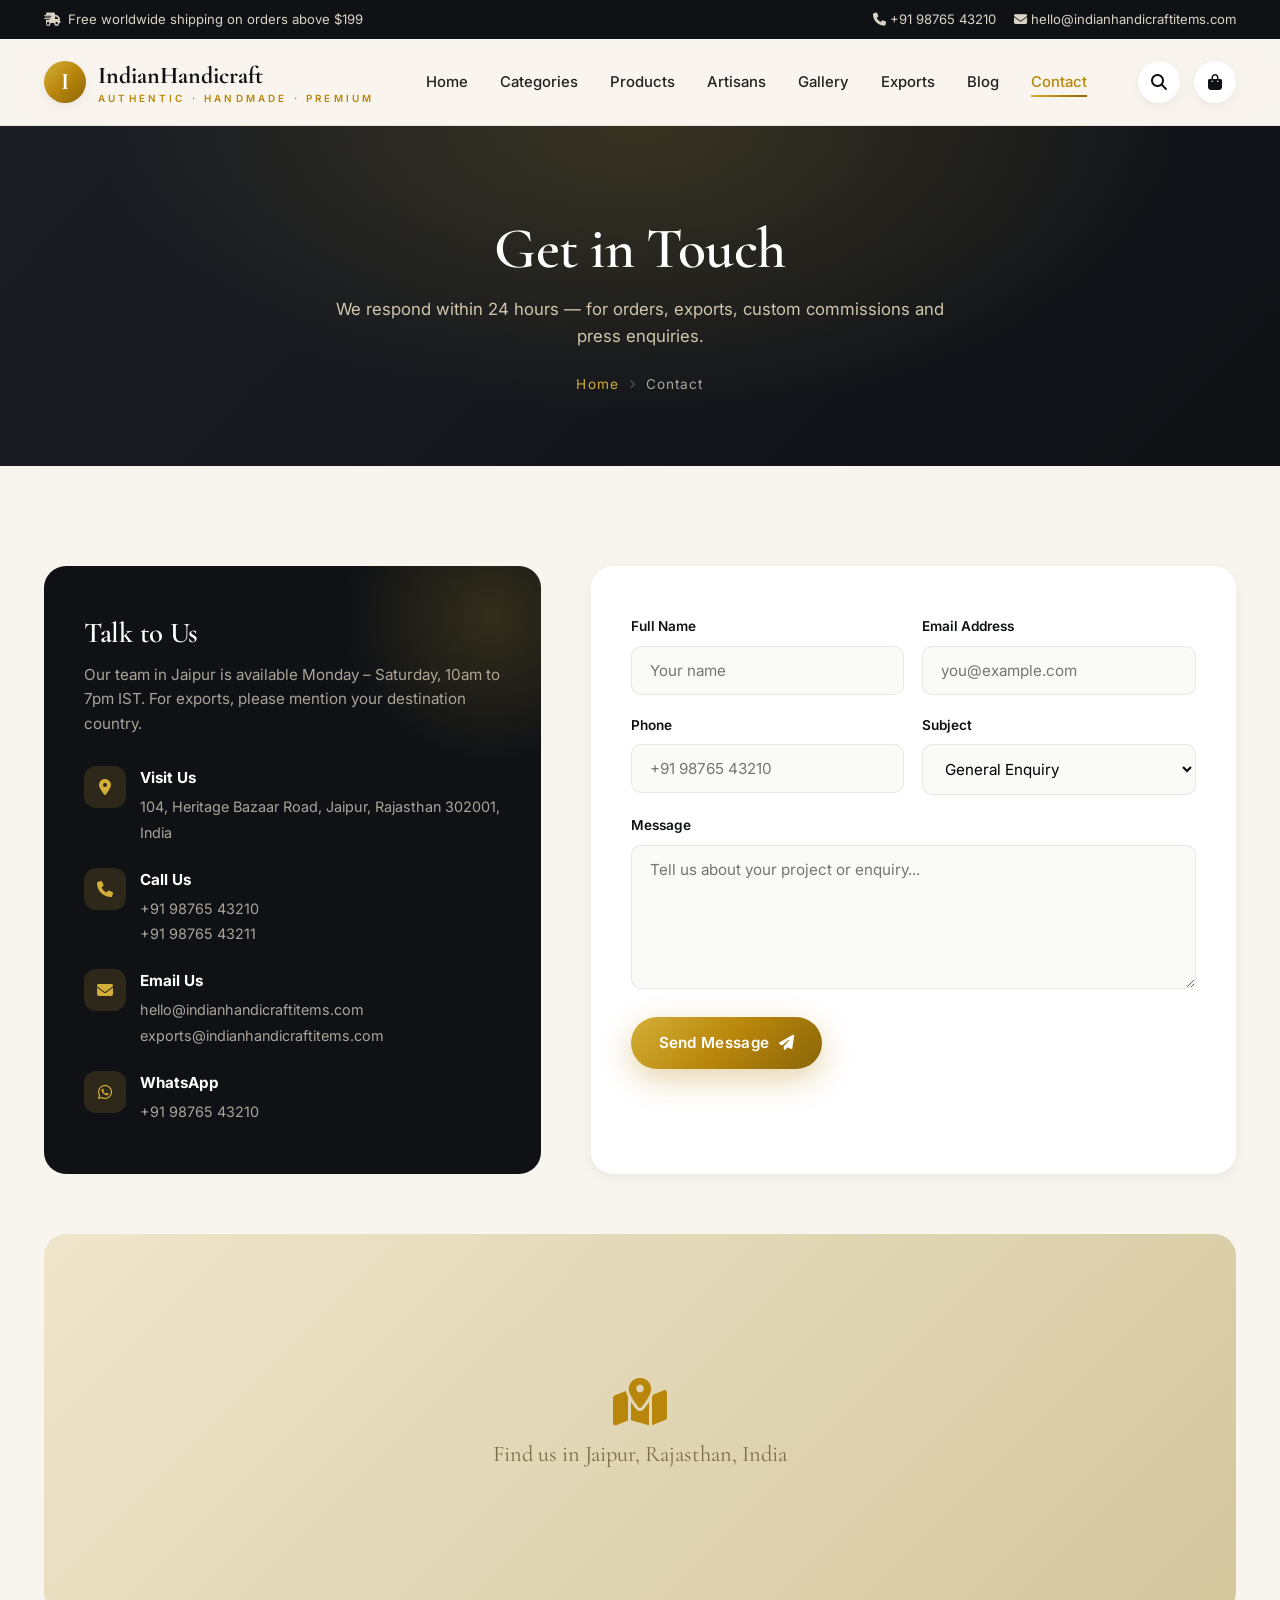
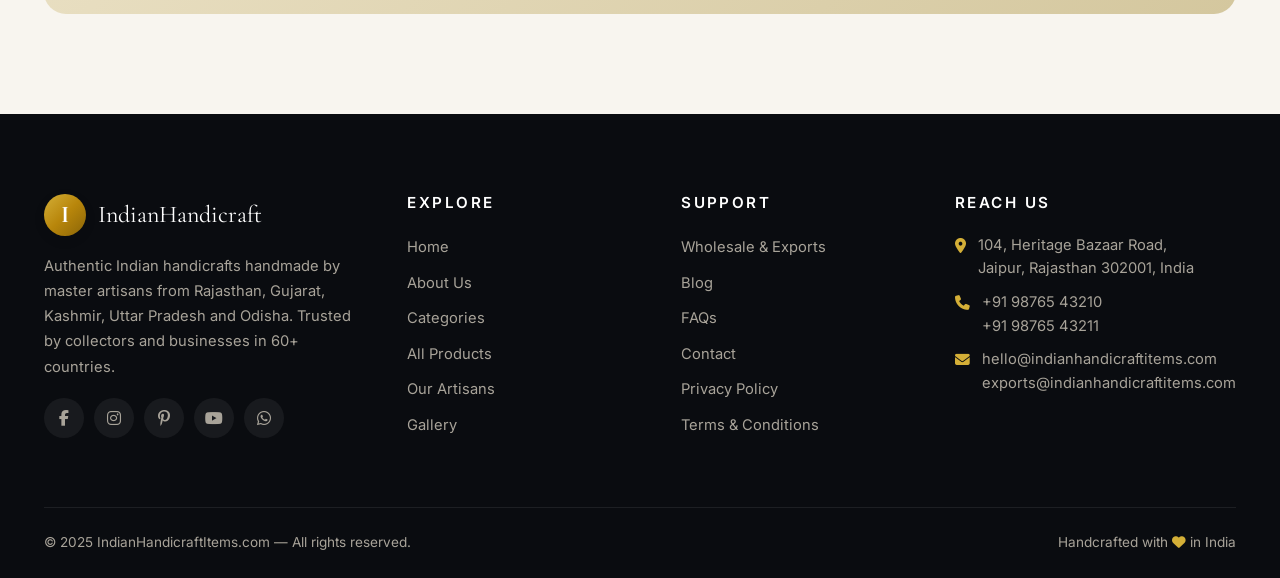
<file: contact.html>
<!DOCTYPE html>
<html lang="en">
<head>
<meta charset="UTF-8">
<meta name="viewport" content="width=device-width,initial-scale=1">
<title>Contact Us — IndianHandicraftItems.com | Get in Touch</title>
<meta name="description" content="Contact our team for orders, exports, wholesale enquiries or custom commissions. Phone, email, address and contact form.">
<meta name="keywords" content="Indian handicrafts, wooden handicrafts, brass decor, marble art, handmade gifts, artisan products, export quality, Rajasthan crafts, traditional Indian art">
<meta name="author" content="IndianHandicraftItems.com">
<link rel="canonical" href="https://www.indianhandicraftitems.com/contact.html">
<meta property="og:type" content="website">
<meta property="og:title" content="Contact Us — IndianHandicraftItems.com | Get in Touch">
<meta property="og:description" content="Contact our team for orders, exports, wholesale enquiries or custom commissions. Phone, email, address and contact form.">
<meta property="og:url" content="https://www.indianhandicraftitems.com/contact.html">
<meta property="og:image" content="https://www.indianhandicraftitems.com/images/og-image.jpg">
<meta property="og:site_name" content="IndianHandicraftItems">
<meta name="twitter:card" content="summary_large_image">
<meta name="twitter:title" content="Contact Us — IndianHandicraftItems.com | Get in Touch">
<meta name="twitter:description" content="Contact our team for orders, exports, wholesale enquiries or custom commissions. Phone, email, address and contact form.">
<meta name="twitter:image" content="https://www.indianhandicraftitems.com/images/og-image.jpg">
<meta name="theme-color" content="#B8860B">
<link rel="preconnect" href="https://fonts.googleapis.com">
<link rel="preconnect" href="https://fonts.gstatic.com" crossorigin>
<link href="https://fonts.googleapis.com/css2?family=Cormorant+Garamond:ital,wght@0,400;0,500;0,600;0,700;1,500&family=Inter:wght@300;400;500;600;700&display=swap" rel="stylesheet">
<link rel="stylesheet" href="https://cdnjs.cloudflare.com/ajax/libs/font-awesome/6.5.1/css/all.min.css">
<link rel="stylesheet" href="css/styles.css">
<link rel="icon" type="image/svg+xml" href="data:image/svg+xml,%3Csvg xmlns='http://www.w3.org/2000/svg' viewBox='0 0 64 64'%3E%3Crect width='64' height='64' rx='14' fill='%230F1115'/%3E%3Ctext x='32' y='44' font-family='Georgia' font-size='34' font-weight='700' fill='%23D4AF37' text-anchor='middle'%3EI%3C/text%3E%3C/svg%3E">
<script type="application/ld+json">
{"@context":"https://schema.org","@type":"Organization","name":"IndianHandicraftItems","url":"https://www.indianhandicraftitems.com","logo":"https://www.indianhandicraftitems.com/images/logo.png","description":"Authentic Indian handicrafts crafted by skilled artisans. Worldwide export of premium handmade home decor, wooden, brass, marble and traditional Indian art.","sameAs":["https://www.facebook.com/","https://www.instagram.com/","https://www.pinterest.com/","https://twitter.com/"],"contactPoint":{"@type":"ContactPoint","telephone":"+91-98765-43210","contactType":"customer service","areaServed":"Worldwide"}}
</script>
<script type="application/ld+json">
{"@context":"https://schema.org","@type":"WebSite","name":"IndianHandicraftItems","url":"https://www.indianhandicraftitems.com","potentialAction":{"@type":"SearchAction","target":"https://www.indianhandicraftitems.com/products.html?q={search_term_string}","query-input":"required name=search_term_string"}}
</script>
</head>
<body><div class="topbar"><div class="container">
<div class="tb-left"><i class="fas fa-truck-fast"></i> &nbsp;Free worldwide shipping on orders above $199</div>
<div class="tb-right"><a href="contact.html"><i class="fas fa-phone"></i> +91 98765 43210</a><a href="contact.html"><i class="fas fa-envelope"></i> hello@indianhandicraftitems.com</a></div>
</div></div>
<header class="header"><div class="container"><nav class="nav">
<a href="index.html" class="logo"><span class="logo-mark">I</span><span>IndianHandicraft<small>Authentic · Handmade · Premium</small></span></a>
<ul class="nav-links"><li><a href="index.html">Home</a></li><li><a href="categories.html">Categories</a></li><li><a href="products.html">Products</a></li><li><a href="artisans.html">Artisans</a></li><li><a href="gallery.html">Gallery</a></li><li><a href="exports.html">Exports</a></li><li><a href="blog.html">Blog</a></li><li><a href="contact.html" class="active">Contact</a></li></ul>
<div class="nav-cta">
  <a href="#" class="icon-btn" aria-label="Search"><i class="fas fa-search"></i></a>
  <a href="#" class="icon-btn" aria-label="Cart"><i class="fas fa-bag-shopping"></i></a>
  <button class="icon-btn menu-toggle" aria-label="Menu"><i class="fas fa-bars"></i></button>
</div>
</nav></div></header>
<div class="backdrop"></div>
<aside class="mobile-menu"><button class="mobile-close" aria-label="Close"><i class="fas fa-times"></i></button><ul><li><a href="index.html">Home</a></li><li><a href="categories.html">Categories</a></li><li><a href="products.html">Products</a></li><li><a href="artisans.html">Artisans</a></li><li><a href="gallery.html">Gallery</a></li><li><a href="exports.html">Exports</a></li><li><a href="blog.html">Blog</a></li><li><a href="contact.html">Contact</a></li></ul></aside><script type="application/ld+json">{"@context":"https://schema.org","@type":"BreadcrumbList","itemListElement":[{"@type":"ListItem","position":1,"name":"Home","item":"https://www.indianhandicraftitems.com/"},{"@type":"ListItem","position":2,"name":"Contact","item":"https://www.indianhandicraftitems.com/contact.html"}]}</script><section class="page-header"><div class="container"><h1>Get in Touch</h1><p>We respond within 24 hours — for orders, exports, custom commissions and press enquiries.</p><div class="breadcrumb"><a href="index.html">Home</a><i class="fas fa-chevron-right"></i><span>Contact</span></div></div></section><section class="section"><div class="container">
<div class="contact-grid">
  <div class="contact-info reveal">
    <h3>Talk to Us</h3>
    <p>Our team in Jaipur is available Monday – Saturday, 10am to 7pm IST. For exports, please mention your destination country.</p>
    <ul>
      <li><i class="fas fa-location-dot"></i><div><strong>Visit Us</strong><span>104, Heritage Bazaar Road, Jaipur, Rajasthan 302001, India</span></div></li>
      <li><i class="fas fa-phone"></i><div><strong>Call Us</strong><span>+91 98765 43210<br>+91 98765 43211</span></div></li>
      <li><i class="fas fa-envelope"></i><div><strong>Email Us</strong><span>hello@indianhandicraftitems.com<br>exports@indianhandicraftitems.com</span></div></li>
      <li><i class="fab fa-whatsapp"></i><div><strong>WhatsApp</strong><span>+91 98765 43210</span></div></li>
    </ul>
  </div>
  <div class="contact-form reveal">
    <form>
      <div class="form-row">
        <div class="form-group"><label>Full Name</label><input type="text" required placeholder="Your name"></div>
        <div class="form-group"><label>Email Address</label><input type="email" required placeholder="you@example.com"></div>
      </div>
      <div class="form-row">
        <div class="form-group"><label>Phone</label><input type="tel" placeholder="+91 98765 43210"></div>
        <div class="form-group"><label>Subject</label><select><option>General Enquiry</option><option>Wholesale & Exports</option><option>Custom Order</option><option>Press / Media</option></select></div>
      </div>
      <div class="form-group"><label>Message</label><textarea rows="6" required placeholder="Tell us about your project or enquiry..."></textarea></div>
      <button type="submit" class="btn btn-primary">Send Message <i class="fas fa-paper-plane"></i></button>
    </form>
  </div>
</div>
<div class="map-box reveal"><div style="text-align:center"><i class="fas fa-map-location-dot"></i>Find us in Jaipur, Rajasthan, India</div></div>
</div></section><footer class="footer"><div class="container">
<div class="footer-grid">
  <div>
    <div class="footer-logo"><span class="logo-mark">I</span> IndianHandicraft</div>
    <p>Authentic Indian handicrafts handmade by master artisans from Rajasthan, Gujarat, Kashmir, Uttar Pradesh and Odisha. Trusted by collectors and businesses in 60+ countries.</p>
    <div class="footer-social">
      <a href="#" aria-label="Facebook"><i class="fab fa-facebook-f"></i></a>
      <a href="#" aria-label="Instagram"><i class="fab fa-instagram"></i></a>
      <a href="#" aria-label="Pinterest"><i class="fab fa-pinterest-p"></i></a>
      <a href="#" aria-label="YouTube"><i class="fab fa-youtube"></i></a>
      <a href="#" aria-label="WhatsApp"><i class="fab fa-whatsapp"></i></a>
    </div>
  </div>
  <div>
    <h4>Explore</h4>
    <ul>
      <li><a href="index.html">Home</a></li>
      <li><a href="about.html">About Us</a></li>
      <li><a href="categories.html">Categories</a></li>
      <li><a href="products.html">All Products</a></li>
      <li><a href="artisans.html">Our Artisans</a></li>
      <li><a href="gallery.html">Gallery</a></li>
    </ul>
  </div>
  <div>
    <h4>Support</h4>
    <ul>
      <li><a href="exports.html">Wholesale & Exports</a></li>
      <li><a href="blog.html">Blog</a></li>
      <li><a href="faq.html">FAQs</a></li>
      <li><a href="contact.html">Contact</a></li>
      <li><a href="privacy-policy.html">Privacy Policy</a></li>
      <li><a href="terms-and-conditions.html">Terms & Conditions</a></li>
    </ul>
  </div>
  <div>
    <h4>Reach Us</h4>
    <ul class="footer-contact">
      <li><i class="fas fa-location-dot"></i><span>104, Heritage Bazaar Road,<br>Jaipur, Rajasthan 302001, India</span></li>
      <li><i class="fas fa-phone"></i><span>+91 98765 43210<br>+91 98765 43211</span></li>
      <li><i class="fas fa-envelope"></i><span>hello@indianhandicraftitems.com<br>exports@indianhandicraftitems.com</span></li>
    </ul>
  </div>
</div>
<div class="footer-bottom">
  <div>© 2025 IndianHandicraftItems.com — All rights reserved.</div>
  <div>Handcrafted with <i class="fas fa-heart" style="color:#D4AF37"></i> in India</div>
</div>
</div></footer>
<div class="lightbox"><span class="close"><i class="fas fa-times"></i></span><img alt=""></div>
<script src="js/products.js"></script>
<script src="js/main.js"></script>
</body></html>
</file>
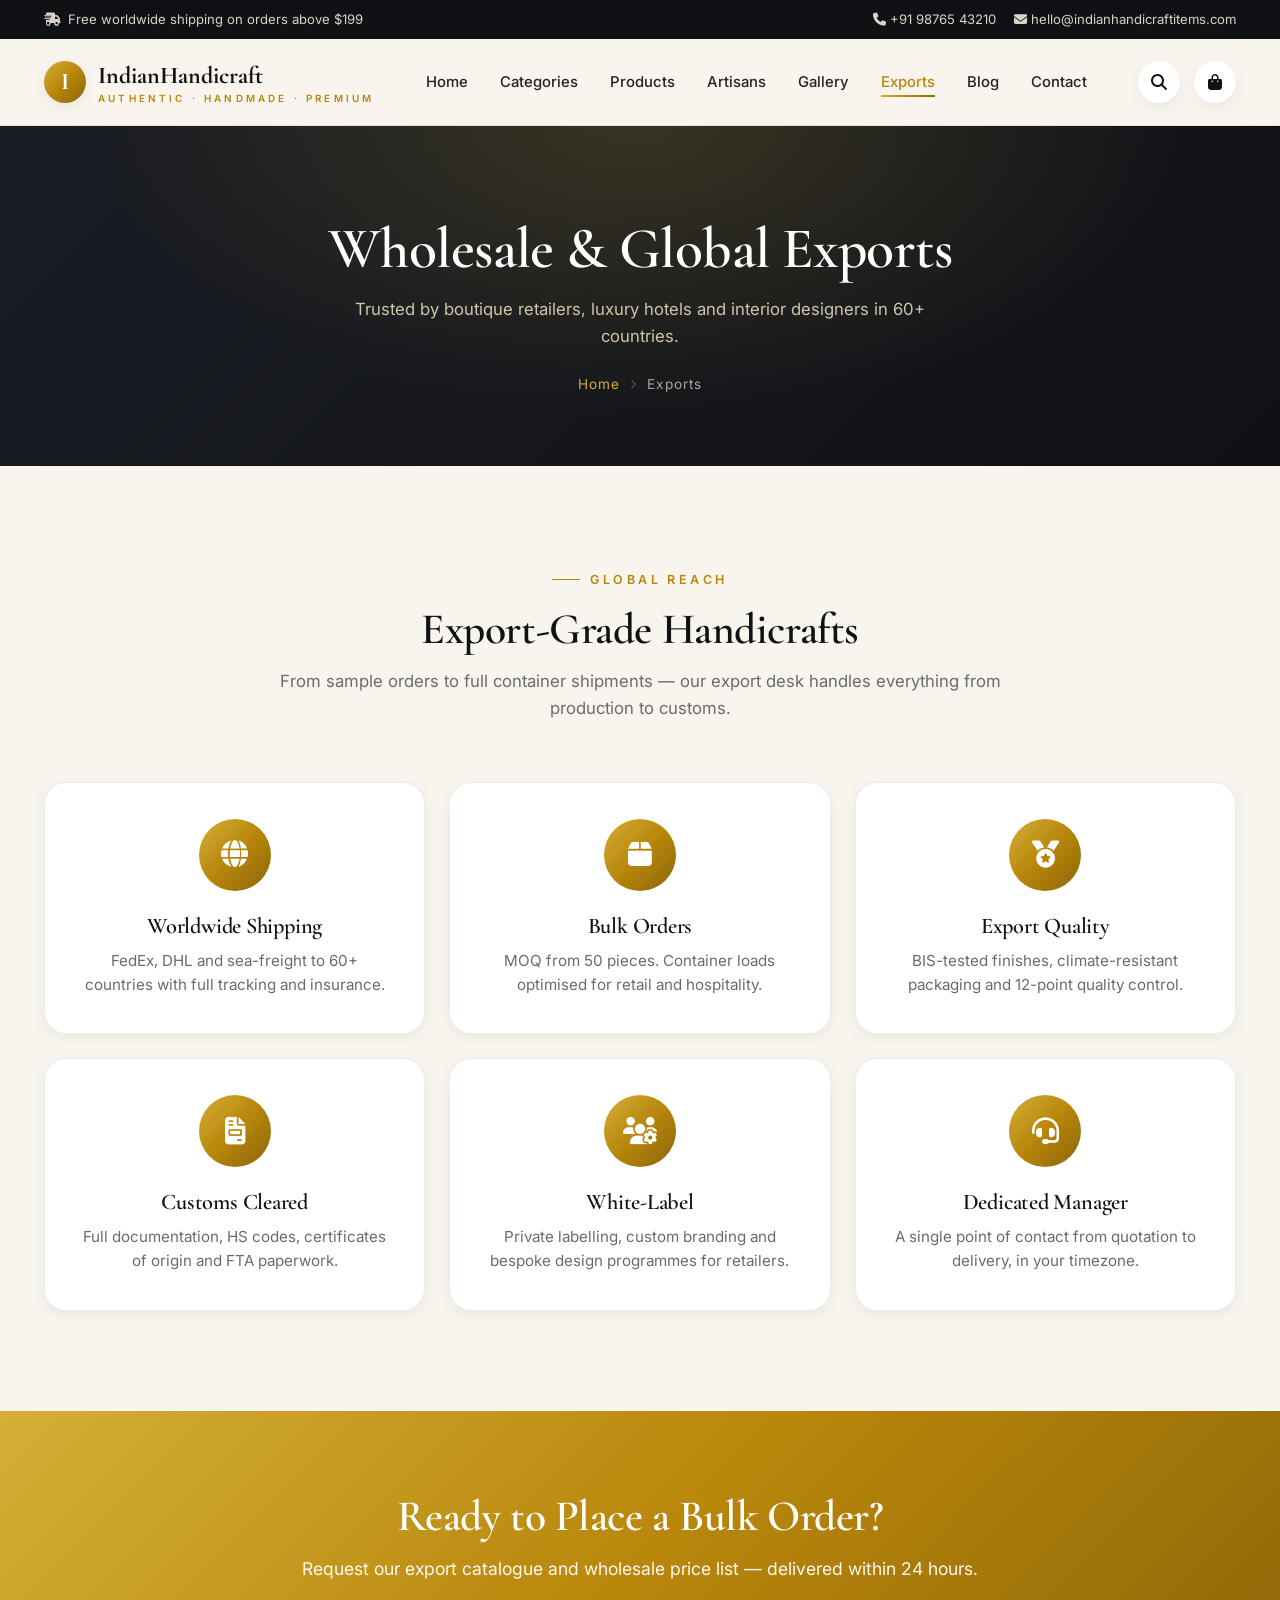
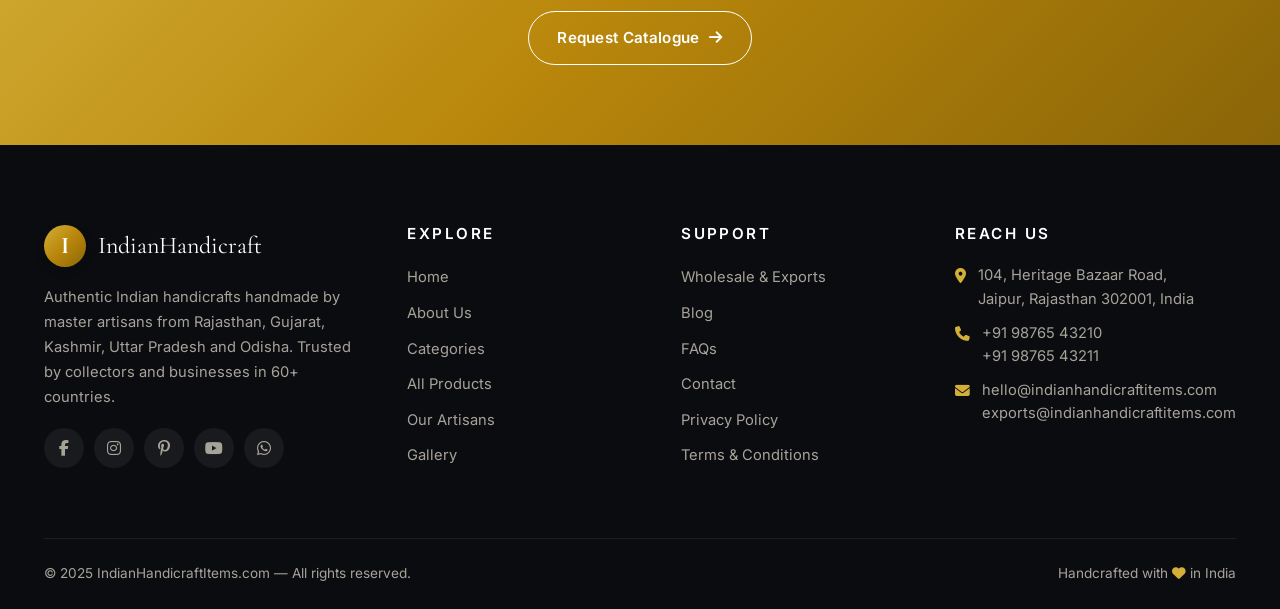
<file: exports.html>
<!DOCTYPE html>
<html lang="en">
<head>
<meta charset="UTF-8">
<meta name="viewport" content="width=device-width,initial-scale=1">
<title>Wholesale & Exports — Indian Handicrafts Worldwide | Bulk Orders</title>
<meta name="description" content="Bulk wholesale Indian handicrafts for international buyers. Export quality, customs-cleared, worldwide shipping to 60+ countries. Request a catalogue.">
<meta name="keywords" content="Indian handicrafts, wooden handicrafts, brass decor, marble art, handmade gifts, artisan products, export quality, Rajasthan crafts, traditional Indian art">
<meta name="author" content="IndianHandicraftItems.com">
<link rel="canonical" href="https://www.indianhandicraftitems.com/exports.html">
<meta property="og:type" content="website">
<meta property="og:title" content="Wholesale & Exports — Indian Handicrafts Worldwide | Bulk Orders">
<meta property="og:description" content="Bulk wholesale Indian handicrafts for international buyers. Export quality, customs-cleared, worldwide shipping to 60+ countries. Request a catalogue.">
<meta property="og:url" content="https://www.indianhandicraftitems.com/exports.html">
<meta property="og:image" content="https://www.indianhandicraftitems.com/images/og-image.jpg">
<meta property="og:site_name" content="IndianHandicraftItems">
<meta name="twitter:card" content="summary_large_image">
<meta name="twitter:title" content="Wholesale & Exports — Indian Handicrafts Worldwide | Bulk Orders">
<meta name="twitter:description" content="Bulk wholesale Indian handicrafts for international buyers. Export quality, customs-cleared, worldwide shipping to 60+ countries. Request a catalogue.">
<meta name="twitter:image" content="https://www.indianhandicraftitems.com/images/og-image.jpg">
<meta name="theme-color" content="#B8860B">
<link rel="preconnect" href="https://fonts.googleapis.com">
<link rel="preconnect" href="https://fonts.gstatic.com" crossorigin>
<link href="https://fonts.googleapis.com/css2?family=Cormorant+Garamond:ital,wght@0,400;0,500;0,600;0,700;1,500&family=Inter:wght@300;400;500;600;700&display=swap" rel="stylesheet">
<link rel="stylesheet" href="https://cdnjs.cloudflare.com/ajax/libs/font-awesome/6.5.1/css/all.min.css">
<link rel="stylesheet" href="css/styles.css">
<link rel="icon" type="image/svg+xml" href="data:image/svg+xml,%3Csvg xmlns='http://www.w3.org/2000/svg' viewBox='0 0 64 64'%3E%3Crect width='64' height='64' rx='14' fill='%230F1115'/%3E%3Ctext x='32' y='44' font-family='Georgia' font-size='34' font-weight='700' fill='%23D4AF37' text-anchor='middle'%3EI%3C/text%3E%3C/svg%3E">
<script type="application/ld+json">
{"@context":"https://schema.org","@type":"Organization","name":"IndianHandicraftItems","url":"https://www.indianhandicraftitems.com","logo":"https://www.indianhandicraftitems.com/images/logo.png","description":"Authentic Indian handicrafts crafted by skilled artisans. Worldwide export of premium handmade home decor, wooden, brass, marble and traditional Indian art.","sameAs":["https://www.facebook.com/","https://www.instagram.com/","https://www.pinterest.com/","https://twitter.com/"],"contactPoint":{"@type":"ContactPoint","telephone":"+91-98765-43210","contactType":"customer service","areaServed":"Worldwide"}}
</script>
<script type="application/ld+json">
{"@context":"https://schema.org","@type":"WebSite","name":"IndianHandicraftItems","url":"https://www.indianhandicraftitems.com","potentialAction":{"@type":"SearchAction","target":"https://www.indianhandicraftitems.com/products.html?q={search_term_string}","query-input":"required name=search_term_string"}}
</script>
</head>
<body><div class="topbar"><div class="container">
<div class="tb-left"><i class="fas fa-truck-fast"></i> &nbsp;Free worldwide shipping on orders above $199</div>
<div class="tb-right"><a href="contact.html"><i class="fas fa-phone"></i> +91 98765 43210</a><a href="contact.html"><i class="fas fa-envelope"></i> hello@indianhandicraftitems.com</a></div>
</div></div>
<header class="header"><div class="container"><nav class="nav">
<a href="index.html" class="logo"><span class="logo-mark">I</span><span>IndianHandicraft<small>Authentic · Handmade · Premium</small></span></a>
<ul class="nav-links"><li><a href="index.html">Home</a></li><li><a href="categories.html">Categories</a></li><li><a href="products.html">Products</a></li><li><a href="artisans.html">Artisans</a></li><li><a href="gallery.html">Gallery</a></li><li><a href="exports.html" class="active">Exports</a></li><li><a href="blog.html">Blog</a></li><li><a href="contact.html">Contact</a></li></ul>
<div class="nav-cta">
  <a href="#" class="icon-btn" aria-label="Search"><i class="fas fa-search"></i></a>
  <a href="#" class="icon-btn" aria-label="Cart"><i class="fas fa-bag-shopping"></i></a>
  <button class="icon-btn menu-toggle" aria-label="Menu"><i class="fas fa-bars"></i></button>
</div>
</nav></div></header>
<div class="backdrop"></div>
<aside class="mobile-menu"><button class="mobile-close" aria-label="Close"><i class="fas fa-times"></i></button><ul><li><a href="index.html">Home</a></li><li><a href="categories.html">Categories</a></li><li><a href="products.html">Products</a></li><li><a href="artisans.html">Artisans</a></li><li><a href="gallery.html">Gallery</a></li><li><a href="exports.html">Exports</a></li><li><a href="blog.html">Blog</a></li><li><a href="contact.html">Contact</a></li></ul></aside><script type="application/ld+json">{"@context":"https://schema.org","@type":"BreadcrumbList","itemListElement":[{"@type":"ListItem","position":1,"name":"Home","item":"https://www.indianhandicraftitems.com/"},{"@type":"ListItem","position":2,"name":"Exports","item":"https://www.indianhandicraftitems.com/exports.html"}]}</script><section class="page-header"><div class="container"><h1>Wholesale & Global Exports</h1><p>Trusted by boutique retailers, luxury hotels and interior designers in 60+ countries.</p><div class="breadcrumb"><a href="index.html">Home</a><i class="fas fa-chevron-right"></i><span>Exports</span></div></div></section><section class="section"><div class="container">
  <div class="section-head reveal"><span class="eyebrow">Global Reach</span><h2>Export-Grade Handicrafts</h2><p>From sample orders to full container shipments — our export desk handles everything from production to customs.</p></div>
  <div class="exports-grid">
    <div class="export-card reveal"><div class="icon"><i class="fas fa-globe"></i></div><h3>Worldwide Shipping</h3><p>FedEx, DHL and sea-freight to 60+ countries with full tracking and insurance.</p></div>
    <div class="export-card reveal"><div class="icon"><i class="fas fa-box"></i></div><h3>Bulk Orders</h3><p>MOQ from 50 pieces. Container loads optimised for retail and hospitality.</p></div>
    <div class="export-card reveal"><div class="icon"><i class="fas fa-medal"></i></div><h3>Export Quality</h3><p>BIS-tested finishes, climate-resistant packaging and 12-point quality control.</p></div>
    <div class="export-card reveal"><div class="icon"><i class="fas fa-file-invoice"></i></div><h3>Customs Cleared</h3><p>Full documentation, HS codes, certificates of origin and FTA paperwork.</p></div>
    <div class="export-card reveal"><div class="icon"><i class="fas fa-users-gear"></i></div><h3>White-Label</h3><p>Private labelling, custom branding and bespoke design programmes for retailers.</p></div>
    <div class="export-card reveal"><div class="icon"><i class="fas fa-headset"></i></div><h3>Dedicated Manager</h3><p>A single point of contact from quotation to delivery, in your timezone.</p></div>
  </div>
</div></section>
<section class="cta-band"><div class="container">
  <h2>Ready to Place a Bulk Order?</h2>
  <p>Request our export catalogue and wholesale price list — delivered within 24 hours.</p>
  <a href="contact.html" class="btn btn-outline">Request Catalogue <i class="fas fa-arrow-right"></i></a>
</div></section><footer class="footer"><div class="container">
<div class="footer-grid">
  <div>
    <div class="footer-logo"><span class="logo-mark">I</span> IndianHandicraft</div>
    <p>Authentic Indian handicrafts handmade by master artisans from Rajasthan, Gujarat, Kashmir, Uttar Pradesh and Odisha. Trusted by collectors and businesses in 60+ countries.</p>
    <div class="footer-social">
      <a href="#" aria-label="Facebook"><i class="fab fa-facebook-f"></i></a>
      <a href="#" aria-label="Instagram"><i class="fab fa-instagram"></i></a>
      <a href="#" aria-label="Pinterest"><i class="fab fa-pinterest-p"></i></a>
      <a href="#" aria-label="YouTube"><i class="fab fa-youtube"></i></a>
      <a href="#" aria-label="WhatsApp"><i class="fab fa-whatsapp"></i></a>
    </div>
  </div>
  <div>
    <h4>Explore</h4>
    <ul>
      <li><a href="index.html">Home</a></li>
      <li><a href="about.html">About Us</a></li>
      <li><a href="categories.html">Categories</a></li>
      <li><a href="products.html">All Products</a></li>
      <li><a href="artisans.html">Our Artisans</a></li>
      <li><a href="gallery.html">Gallery</a></li>
    </ul>
  </div>
  <div>
    <h4>Support</h4>
    <ul>
      <li><a href="exports.html">Wholesale & Exports</a></li>
      <li><a href="blog.html">Blog</a></li>
      <li><a href="faq.html">FAQs</a></li>
      <li><a href="contact.html">Contact</a></li>
      <li><a href="privacy-policy.html">Privacy Policy</a></li>
      <li><a href="terms-and-conditions.html">Terms & Conditions</a></li>
    </ul>
  </div>
  <div>
    <h4>Reach Us</h4>
    <ul class="footer-contact">
      <li><i class="fas fa-location-dot"></i><span>104, Heritage Bazaar Road,<br>Jaipur, Rajasthan 302001, India</span></li>
      <li><i class="fas fa-phone"></i><span>+91 98765 43210<br>+91 98765 43211</span></li>
      <li><i class="fas fa-envelope"></i><span>hello@indianhandicraftitems.com<br>exports@indianhandicraftitems.com</span></li>
    </ul>
  </div>
</div>
<div class="footer-bottom">
  <div>© 2025 IndianHandicraftItems.com — All rights reserved.</div>
  <div>Handcrafted with <i class="fas fa-heart" style="color:#D4AF37"></i> in India</div>
</div>
</div></footer>
<div class="lightbox"><span class="close"><i class="fas fa-times"></i></span><img alt=""></div>
<script src="js/products.js"></script>
<script src="js/main.js"></script>
</body></html>
</file>
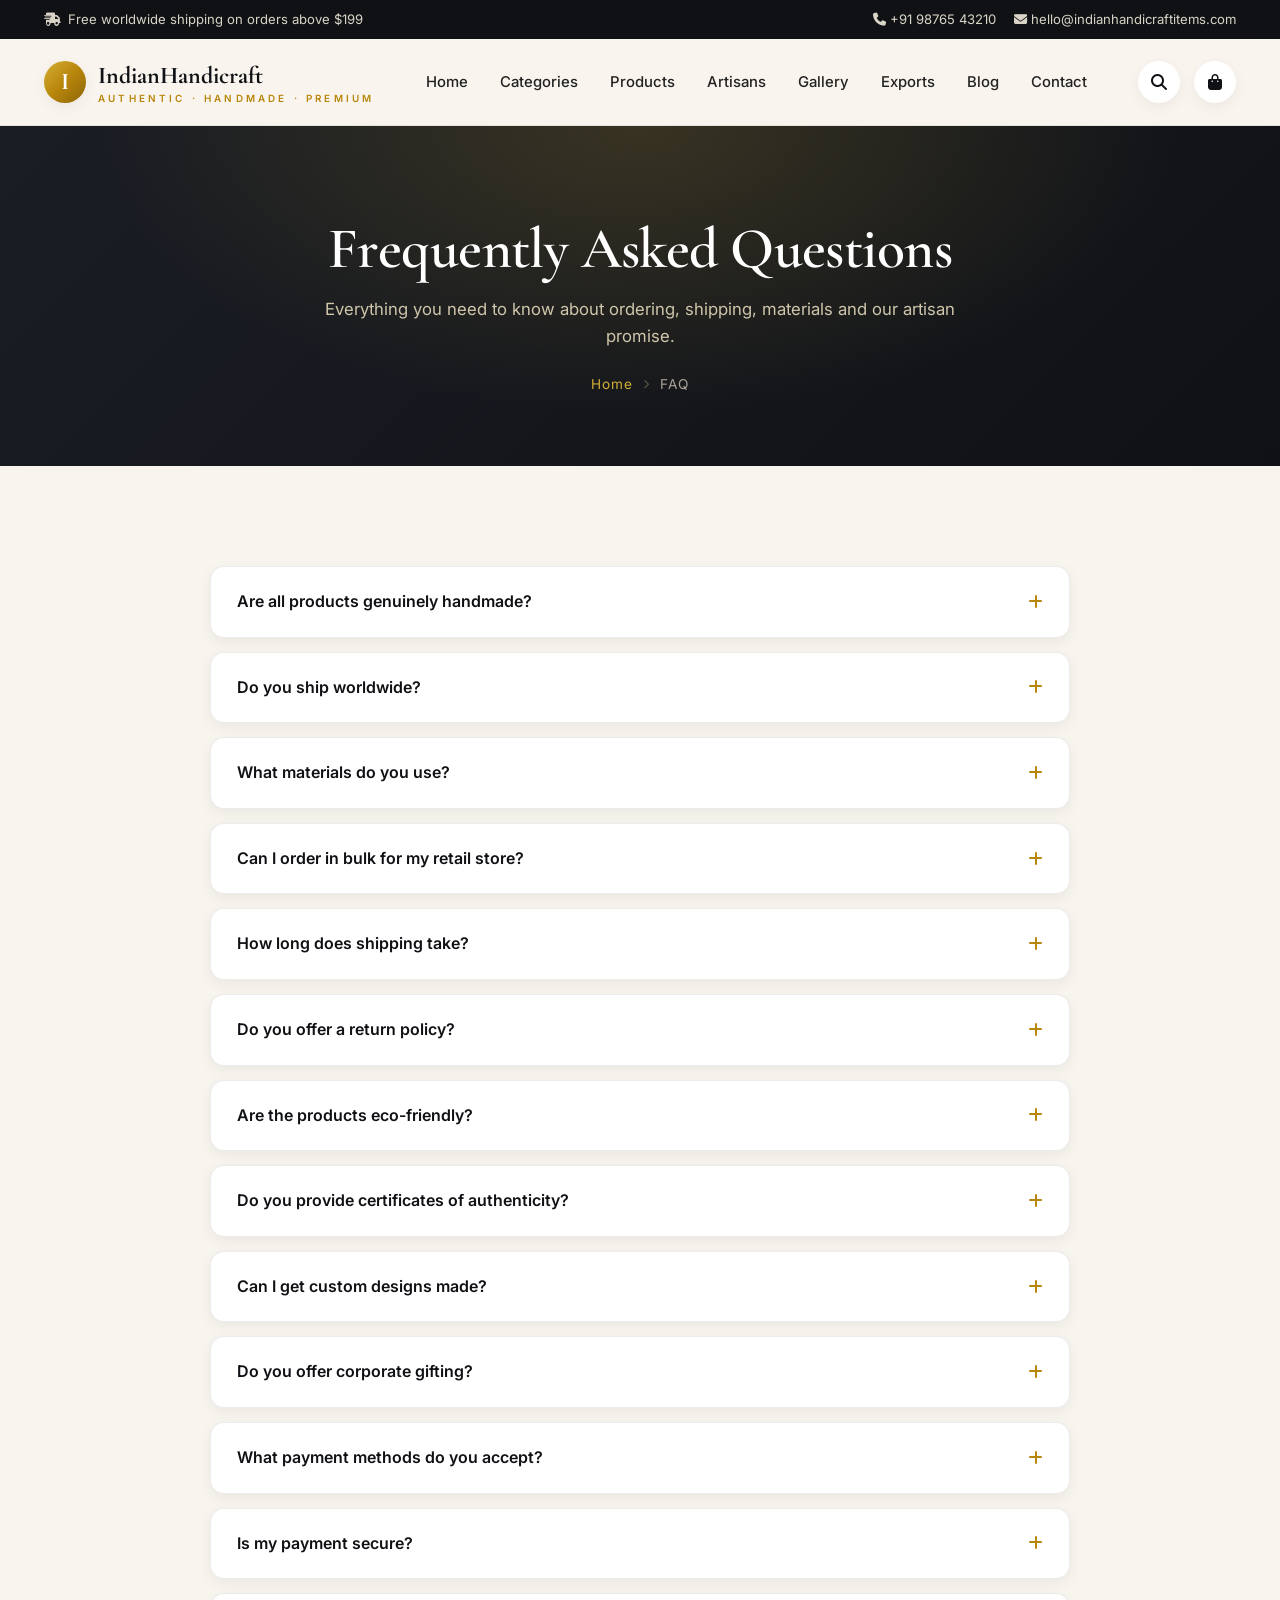
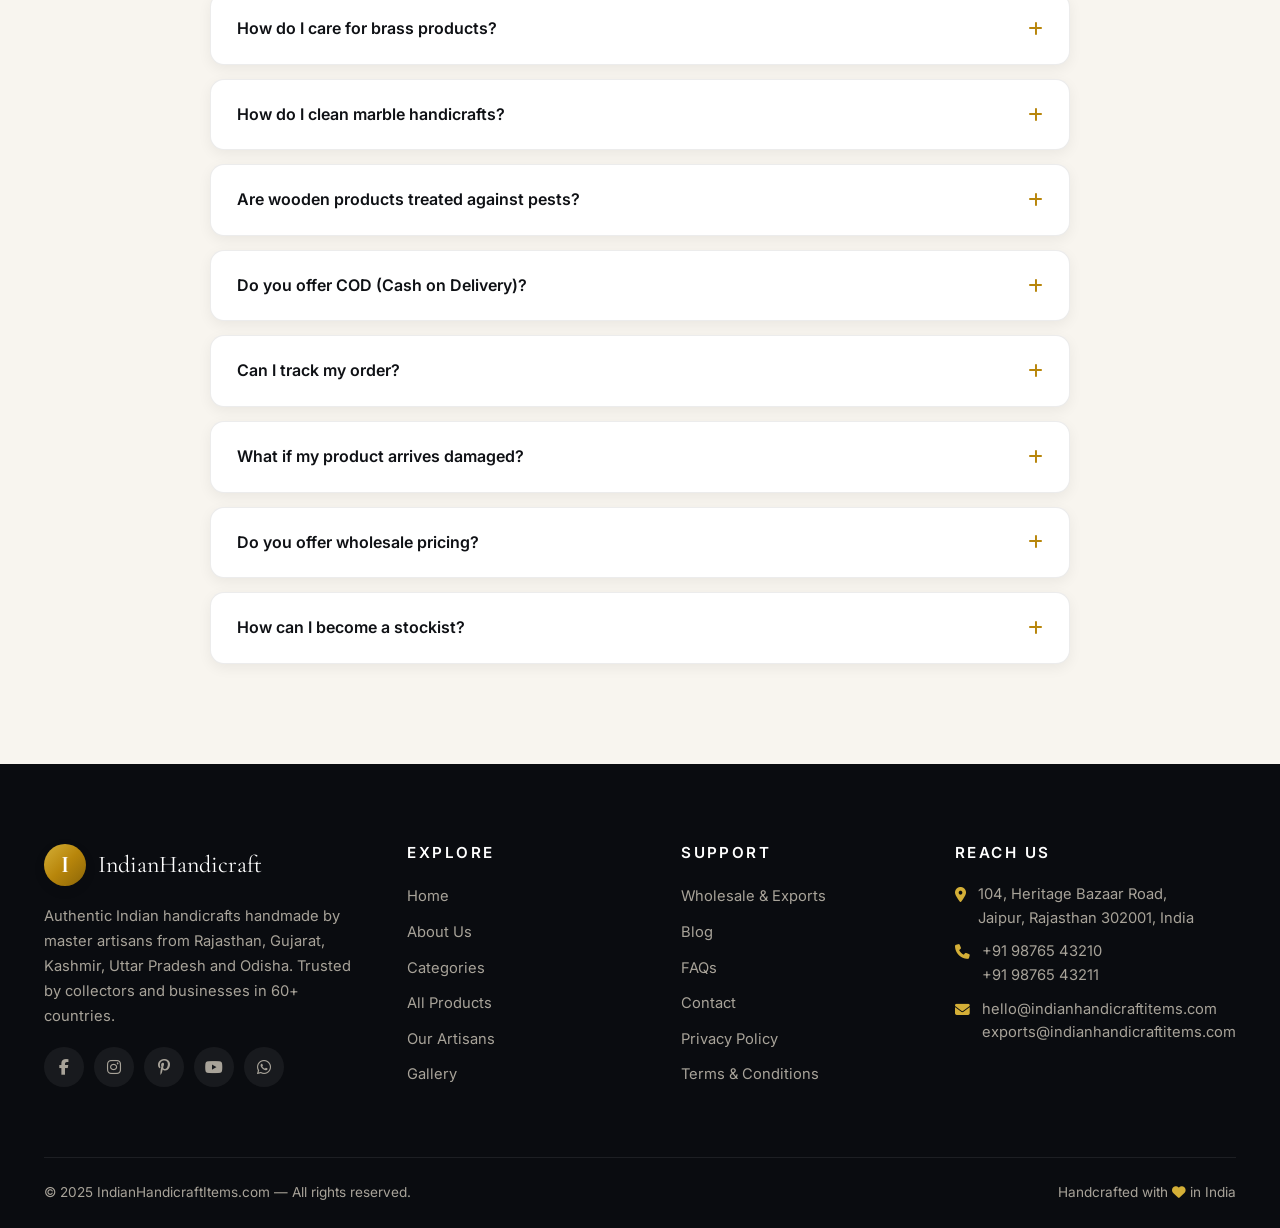
<file: faq.html>
<!DOCTYPE html>
<html lang="en">
<head>
<meta charset="UTF-8">
<meta name="viewport" content="width=device-width,initial-scale=1">
<title>FAQ — Frequently Asked Questions | IndianHandicraftItems</title>
<meta name="description" content="Answers to 20 common questions about Indian handicrafts, shipping, returns, materials, exports, payment and product care.">
<meta name="keywords" content="Indian handicrafts, wooden handicrafts, brass decor, marble art, handmade gifts, artisan products, export quality, Rajasthan crafts, traditional Indian art">
<meta name="author" content="IndianHandicraftItems.com">
<link rel="canonical" href="https://www.indianhandicraftitems.com/faq.html">
<meta property="og:type" content="website">
<meta property="og:title" content="FAQ — Frequently Asked Questions | IndianHandicraftItems">
<meta property="og:description" content="Answers to 20 common questions about Indian handicrafts, shipping, returns, materials, exports, payment and product care.">
<meta property="og:url" content="https://www.indianhandicraftitems.com/faq.html">
<meta property="og:image" content="https://www.indianhandicraftitems.com/images/og-image.jpg">
<meta property="og:site_name" content="IndianHandicraftItems">
<meta name="twitter:card" content="summary_large_image">
<meta name="twitter:title" content="FAQ — Frequently Asked Questions | IndianHandicraftItems">
<meta name="twitter:description" content="Answers to 20 common questions about Indian handicrafts, shipping, returns, materials, exports, payment and product care.">
<meta name="twitter:image" content="https://www.indianhandicraftitems.com/images/og-image.jpg">
<meta name="theme-color" content="#B8860B">
<link rel="preconnect" href="https://fonts.googleapis.com">
<link rel="preconnect" href="https://fonts.gstatic.com" crossorigin>
<link href="https://fonts.googleapis.com/css2?family=Cormorant+Garamond:ital,wght@0,400;0,500;0,600;0,700;1,500&family=Inter:wght@300;400;500;600;700&display=swap" rel="stylesheet">
<link rel="stylesheet" href="https://cdnjs.cloudflare.com/ajax/libs/font-awesome/6.5.1/css/all.min.css">
<link rel="stylesheet" href="css/styles.css">
<link rel="icon" type="image/svg+xml" href="data:image/svg+xml,%3Csvg xmlns='http://www.w3.org/2000/svg' viewBox='0 0 64 64'%3E%3Crect width='64' height='64' rx='14' fill='%230F1115'/%3E%3Ctext x='32' y='44' font-family='Georgia' font-size='34' font-weight='700' fill='%23D4AF37' text-anchor='middle'%3EI%3C/text%3E%3C/svg%3E">
<script type="application/ld+json">
{"@context":"https://schema.org","@type":"Organization","name":"IndianHandicraftItems","url":"https://www.indianhandicraftitems.com","logo":"https://www.indianhandicraftitems.com/images/logo.png","description":"Authentic Indian handicrafts crafted by skilled artisans. Worldwide export of premium handmade home decor, wooden, brass, marble and traditional Indian art.","sameAs":["https://www.facebook.com/","https://www.instagram.com/","https://www.pinterest.com/","https://twitter.com/"],"contactPoint":{"@type":"ContactPoint","telephone":"+91-98765-43210","contactType":"customer service","areaServed":"Worldwide"}}
</script>
<script type="application/ld+json">
{"@context":"https://schema.org","@type":"WebSite","name":"IndianHandicraftItems","url":"https://www.indianhandicraftitems.com","potentialAction":{"@type":"SearchAction","target":"https://www.indianhandicraftitems.com/products.html?q={search_term_string}","query-input":"required name=search_term_string"}}
</script>
</head>
<body><div class="topbar"><div class="container">
<div class="tb-left"><i class="fas fa-truck-fast"></i> &nbsp;Free worldwide shipping on orders above $199</div>
<div class="tb-right"><a href="contact.html"><i class="fas fa-phone"></i> +91 98765 43210</a><a href="contact.html"><i class="fas fa-envelope"></i> hello@indianhandicraftitems.com</a></div>
</div></div>
<header class="header"><div class="container"><nav class="nav">
<a href="index.html" class="logo"><span class="logo-mark">I</span><span>IndianHandicraft<small>Authentic · Handmade · Premium</small></span></a>
<ul class="nav-links"><li><a href="index.html">Home</a></li><li><a href="categories.html">Categories</a></li><li><a href="products.html">Products</a></li><li><a href="artisans.html">Artisans</a></li><li><a href="gallery.html">Gallery</a></li><li><a href="exports.html">Exports</a></li><li><a href="blog.html">Blog</a></li><li><a href="contact.html">Contact</a></li></ul>
<div class="nav-cta">
  <a href="#" class="icon-btn" aria-label="Search"><i class="fas fa-search"></i></a>
  <a href="#" class="icon-btn" aria-label="Cart"><i class="fas fa-bag-shopping"></i></a>
  <button class="icon-btn menu-toggle" aria-label="Menu"><i class="fas fa-bars"></i></button>
</div>
</nav></div></header>
<div class="backdrop"></div>
<aside class="mobile-menu"><button class="mobile-close" aria-label="Close"><i class="fas fa-times"></i></button><ul><li><a href="index.html">Home</a></li><li><a href="categories.html">Categories</a></li><li><a href="products.html">Products</a></li><li><a href="artisans.html">Artisans</a></li><li><a href="gallery.html">Gallery</a></li><li><a href="exports.html">Exports</a></li><li><a href="blog.html">Blog</a></li><li><a href="contact.html">Contact</a></li></ul></aside><script type="application/ld+json">{"@context":"https://schema.org","@type":"BreadcrumbList","itemListElement":[{"@type":"ListItem","position":1,"name":"Home","item":"https://www.indianhandicraftitems.com/"},{"@type":"ListItem","position":2,"name":"FAQ","item":"https://www.indianhandicraftitems.com/faq.html"}]}</script><section class="page-header"><div class="container"><h1>Frequently Asked Questions</h1><p>Everything you need to know about ordering, shipping, materials and our artisan promise.</p><div class="breadcrumb"><a href="index.html">Home</a><i class="fas fa-chevron-right"></i><span>FAQ</span></div></div></section><script type="application/ld+json">{"@context":"https://schema.org","@type":"FAQPage","mainEntity":[{"@type":"Question","name":"Are all products genuinely handmade?","acceptedAnswer":{"@type":"Answer","text":"Yes. Every item is handcrafted by an individual artisan in their workshop. We do not use mass-production machinery. Slight variations are signatures of authenticity."}},{"@type":"Question","name":"Do you ship worldwide?","acceptedAnswer":{"@type":"Answer","text":"Yes — we ship to 60+ countries via FedEx, DHL and Aramex with full tracking. For bulk orders, we offer sea-freight options."}},{"@type":"Question","name":"What materials do you use?","acceptedAnswer":{"@type":"Answer","text":"We use FSC-certified sheesham, rosewood and mango wood, Makrana marble, virgin and recycled brass, copper, iron and natural pigments for paintings."}},{"@type":"Question","name":"Can I order in bulk for my retail store?","acceptedAnswer":{"@type":"Answer","text":"Absolutely. Our exports desk handles MOQs starting at 50 pieces. Visit our Exports page or contact our wholesale team."}},{"@type":"Question","name":"How long does shipping take?","acceptedAnswer":{"@type":"Answer","text":"Domestic orders: 3–7 business days. International express: 5–10 business days. Sea-freight bulk: 25–40 days depending on destination."}},{"@type":"Question","name":"Do you offer a return policy?","acceptedAnswer":{"@type":"Answer","text":"Yes. 7-day returns for unused items in original packaging. Custom and bulk orders are non-returnable but covered by our 12-point QC."}},{"@type":"Question","name":"Are the products eco-friendly?","acceptedAnswer":{"@type":"Answer","text":"Our wood is FSC-certified, our metals are partially recycled, and our paintings use natural pigments. Packaging is biodegradable."}},{"@type":"Question","name":"Do you provide certificates of authenticity?","acceptedAnswer":{"@type":"Answer","text":"Every shipment includes an authenticity tag with artisan name, region, craft tradition and date of creation."}},{"@type":"Question","name":"Can I get custom designs made?","acceptedAnswer":{"@type":"Answer","text":"Yes — we accept bespoke commissions for orders above $500. Lead time is typically 3–6 weeks."}},{"@type":"Question","name":"Do you offer corporate gifting?","acceptedAnswer":{"@type":"Answer","text":"Yes. We have dedicated corporate gifting packages with custom branding and personalised packaging."}},{"@type":"Question","name":"What payment methods do you accept?","acceptedAnswer":{"@type":"Answer","text":"Credit/debit cards, PayPal, bank transfer, and for exports — wire transfer and letters of credit."}},{"@type":"Question","name":"Is my payment secure?","acceptedAnswer":{"@type":"Answer","text":"Yes. All payments are processed via PCI-DSS compliant gateways with end-to-end encryption."}},{"@type":"Question","name":"How do I care for brass products?","acceptedAnswer":{"@type":"Answer","text":"Wipe with a soft dry cloth. For deep cleaning, use lemon and salt paste, rinse and dry thoroughly. Avoid harsh chemicals."}},{"@type":"Question","name":"How do I clean marble handicrafts?","acceptedAnswer":{"@type":"Answer","text":"Use a damp microfiber cloth with mild soap. Avoid acidic cleaners (vinegar, lemon) which etch marble."}},{"@type":"Question","name":"Are wooden products treated against pests?","acceptedAnswer":{"@type":"Answer","text":"Yes. All wooden items are seasoned, kiln-dried and treated with natural anti-pest oils before dispatch."}},{"@type":"Question","name":"Do you offer COD (Cash on Delivery)?","acceptedAnswer":{"@type":"Answer","text":"COD is available for select pin codes within India. International orders require pre-payment."}},{"@type":"Question","name":"Can I track my order?","acceptedAnswer":{"@type":"Answer","text":"Yes. A tracking link is emailed once your order is dispatched, and live updates are available 24/7."}},{"@type":"Question","name":"What if my product arrives damaged?","acceptedAnswer":{"@type":"Answer","text":"All shipments are insured. Send us photos within 48 hours of delivery and we'll arrange a free replacement."}},{"@type":"Question","name":"Do you offer wholesale pricing?","acceptedAnswer":{"@type":"Answer","text":"Yes — wholesale tiers apply to orders above 50 pieces. Request our wholesale price list from the Exports page."}},{"@type":"Question","name":"How can I become a stockist?","acceptedAnswer":{"@type":"Answer","text":"Email exports@indianhandicraftitems.com with your business details. Our team responds within 24 hours."}}]}</script><section class="section"><div class="container"><div class="faq-list"><div class="faq-item reveal"><button class="faq-q">Are all products genuinely handmade?<i class="fas fa-plus"></i></button><div class="faq-a"><p>Yes. Every item is handcrafted by an individual artisan in their workshop. We do not use mass-production machinery. Slight variations are signatures of authenticity.</p></div></div><div class="faq-item reveal"><button class="faq-q">Do you ship worldwide?<i class="fas fa-plus"></i></button><div class="faq-a"><p>Yes — we ship to 60+ countries via FedEx, DHL and Aramex with full tracking. For bulk orders, we offer sea-freight options.</p></div></div><div class="faq-item reveal"><button class="faq-q">What materials do you use?<i class="fas fa-plus"></i></button><div class="faq-a"><p>We use FSC-certified sheesham, rosewood and mango wood, Makrana marble, virgin and recycled brass, copper, iron and natural pigments for paintings.</p></div></div><div class="faq-item reveal"><button class="faq-q">Can I order in bulk for my retail store?<i class="fas fa-plus"></i></button><div class="faq-a"><p>Absolutely. Our exports desk handles MOQs starting at 50 pieces. Visit our Exports page or contact our wholesale team.</p></div></div><div class="faq-item reveal"><button class="faq-q">How long does shipping take?<i class="fas fa-plus"></i></button><div class="faq-a"><p>Domestic orders: 3–7 business days. International express: 5–10 business days. Sea-freight bulk: 25–40 days depending on destination.</p></div></div><div class="faq-item reveal"><button class="faq-q">Do you offer a return policy?<i class="fas fa-plus"></i></button><div class="faq-a"><p>Yes. 7-day returns for unused items in original packaging. Custom and bulk orders are non-returnable but covered by our 12-point QC.</p></div></div><div class="faq-item reveal"><button class="faq-q">Are the products eco-friendly?<i class="fas fa-plus"></i></button><div class="faq-a"><p>Our wood is FSC-certified, our metals are partially recycled, and our paintings use natural pigments. Packaging is biodegradable.</p></div></div><div class="faq-item reveal"><button class="faq-q">Do you provide certificates of authenticity?<i class="fas fa-plus"></i></button><div class="faq-a"><p>Every shipment includes an authenticity tag with artisan name, region, craft tradition and date of creation.</p></div></div><div class="faq-item reveal"><button class="faq-q">Can I get custom designs made?<i class="fas fa-plus"></i></button><div class="faq-a"><p>Yes — we accept bespoke commissions for orders above $500. Lead time is typically 3–6 weeks.</p></div></div><div class="faq-item reveal"><button class="faq-q">Do you offer corporate gifting?<i class="fas fa-plus"></i></button><div class="faq-a"><p>Yes. We have dedicated corporate gifting packages with custom branding and personalised packaging.</p></div></div><div class="faq-item reveal"><button class="faq-q">What payment methods do you accept?<i class="fas fa-plus"></i></button><div class="faq-a"><p>Credit/debit cards, PayPal, bank transfer, and for exports — wire transfer and letters of credit.</p></div></div><div class="faq-item reveal"><button class="faq-q">Is my payment secure?<i class="fas fa-plus"></i></button><div class="faq-a"><p>Yes. All payments are processed via PCI-DSS compliant gateways with end-to-end encryption.</p></div></div><div class="faq-item reveal"><button class="faq-q">How do I care for brass products?<i class="fas fa-plus"></i></button><div class="faq-a"><p>Wipe with a soft dry cloth. For deep cleaning, use lemon and salt paste, rinse and dry thoroughly. Avoid harsh chemicals.</p></div></div><div class="faq-item reveal"><button class="faq-q">How do I clean marble handicrafts?<i class="fas fa-plus"></i></button><div class="faq-a"><p>Use a damp microfiber cloth with mild soap. Avoid acidic cleaners (vinegar, lemon) which etch marble.</p></div></div><div class="faq-item reveal"><button class="faq-q">Are wooden products treated against pests?<i class="fas fa-plus"></i></button><div class="faq-a"><p>Yes. All wooden items are seasoned, kiln-dried and treated with natural anti-pest oils before dispatch.</p></div></div><div class="faq-item reveal"><button class="faq-q">Do you offer COD (Cash on Delivery)?<i class="fas fa-plus"></i></button><div class="faq-a"><p>COD is available for select pin codes within India. International orders require pre-payment.</p></div></div><div class="faq-item reveal"><button class="faq-q">Can I track my order?<i class="fas fa-plus"></i></button><div class="faq-a"><p>Yes. A tracking link is emailed once your order is dispatched, and live updates are available 24/7.</p></div></div><div class="faq-item reveal"><button class="faq-q">What if my product arrives damaged?<i class="fas fa-plus"></i></button><div class="faq-a"><p>All shipments are insured. Send us photos within 48 hours of delivery and we'll arrange a free replacement.</p></div></div><div class="faq-item reveal"><button class="faq-q">Do you offer wholesale pricing?<i class="fas fa-plus"></i></button><div class="faq-a"><p>Yes — wholesale tiers apply to orders above 50 pieces. Request our wholesale price list from the Exports page.</p></div></div><div class="faq-item reveal"><button class="faq-q">How can I become a stockist?<i class="fas fa-plus"></i></button><div class="faq-a"><p>Email exports@indianhandicraftitems.com with your business details. Our team responds within 24 hours.</p></div></div></div></div></section><footer class="footer"><div class="container">
<div class="footer-grid">
  <div>
    <div class="footer-logo"><span class="logo-mark">I</span> IndianHandicraft</div>
    <p>Authentic Indian handicrafts handmade by master artisans from Rajasthan, Gujarat, Kashmir, Uttar Pradesh and Odisha. Trusted by collectors and businesses in 60+ countries.</p>
    <div class="footer-social">
      <a href="#" aria-label="Facebook"><i class="fab fa-facebook-f"></i></a>
      <a href="#" aria-label="Instagram"><i class="fab fa-instagram"></i></a>
      <a href="#" aria-label="Pinterest"><i class="fab fa-pinterest-p"></i></a>
      <a href="#" aria-label="YouTube"><i class="fab fa-youtube"></i></a>
      <a href="#" aria-label="WhatsApp"><i class="fab fa-whatsapp"></i></a>
    </div>
  </div>
  <div>
    <h4>Explore</h4>
    <ul>
      <li><a href="index.html">Home</a></li>
      <li><a href="about.html">About Us</a></li>
      <li><a href="categories.html">Categories</a></li>
      <li><a href="products.html">All Products</a></li>
      <li><a href="artisans.html">Our Artisans</a></li>
      <li><a href="gallery.html">Gallery</a></li>
    </ul>
  </div>
  <div>
    <h4>Support</h4>
    <ul>
      <li><a href="exports.html">Wholesale & Exports</a></li>
      <li><a href="blog.html">Blog</a></li>
      <li><a href="faq.html">FAQs</a></li>
      <li><a href="contact.html">Contact</a></li>
      <li><a href="privacy-policy.html">Privacy Policy</a></li>
      <li><a href="terms-and-conditions.html">Terms & Conditions</a></li>
    </ul>
  </div>
  <div>
    <h4>Reach Us</h4>
    <ul class="footer-contact">
      <li><i class="fas fa-location-dot"></i><span>104, Heritage Bazaar Road,<br>Jaipur, Rajasthan 302001, India</span></li>
      <li><i class="fas fa-phone"></i><span>+91 98765 43210<br>+91 98765 43211</span></li>
      <li><i class="fas fa-envelope"></i><span>hello@indianhandicraftitems.com<br>exports@indianhandicraftitems.com</span></li>
    </ul>
  </div>
</div>
<div class="footer-bottom">
  <div>© 2025 IndianHandicraftItems.com — All rights reserved.</div>
  <div>Handcrafted with <i class="fas fa-heart" style="color:#D4AF37"></i> in India</div>
</div>
</div></footer>
<div class="lightbox"><span class="close"><i class="fas fa-times"></i></span><img alt=""></div>
<script src="js/products.js"></script>
<script src="js/main.js"></script>
</body></html>
</file>
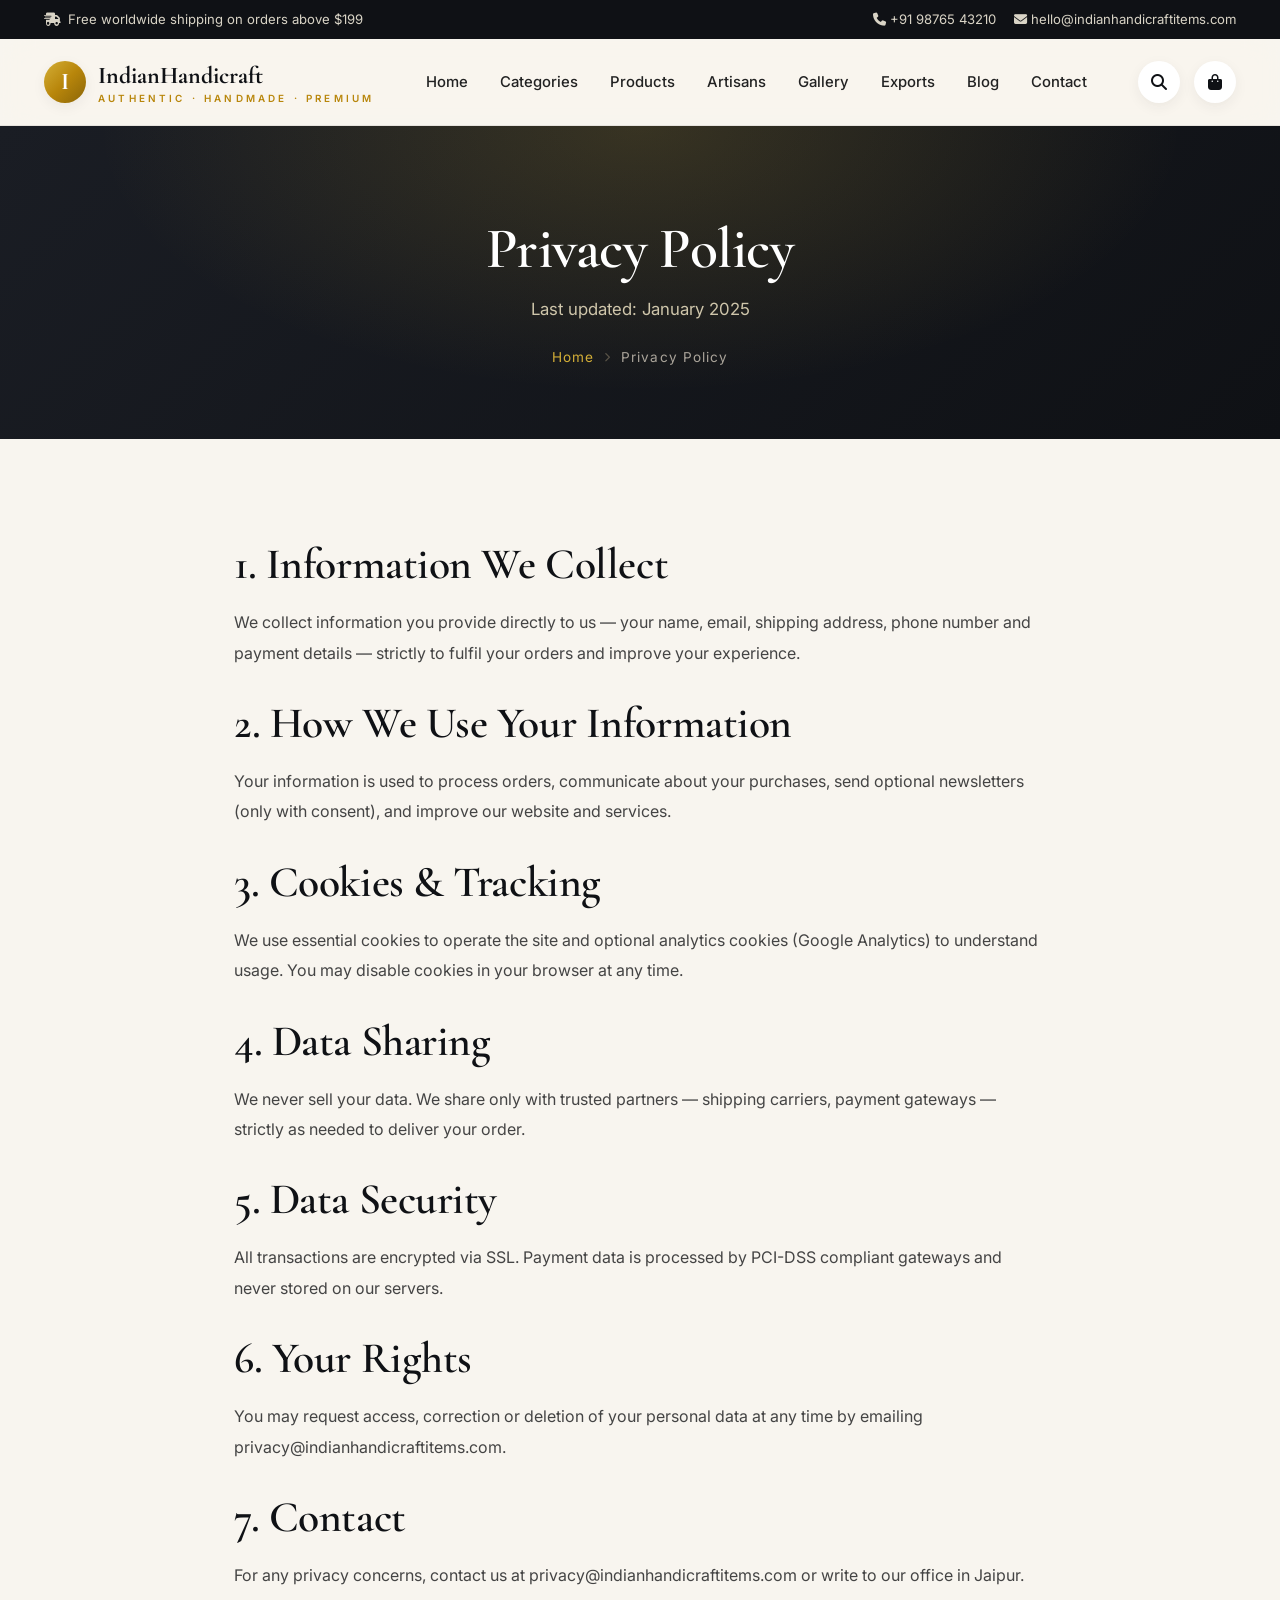
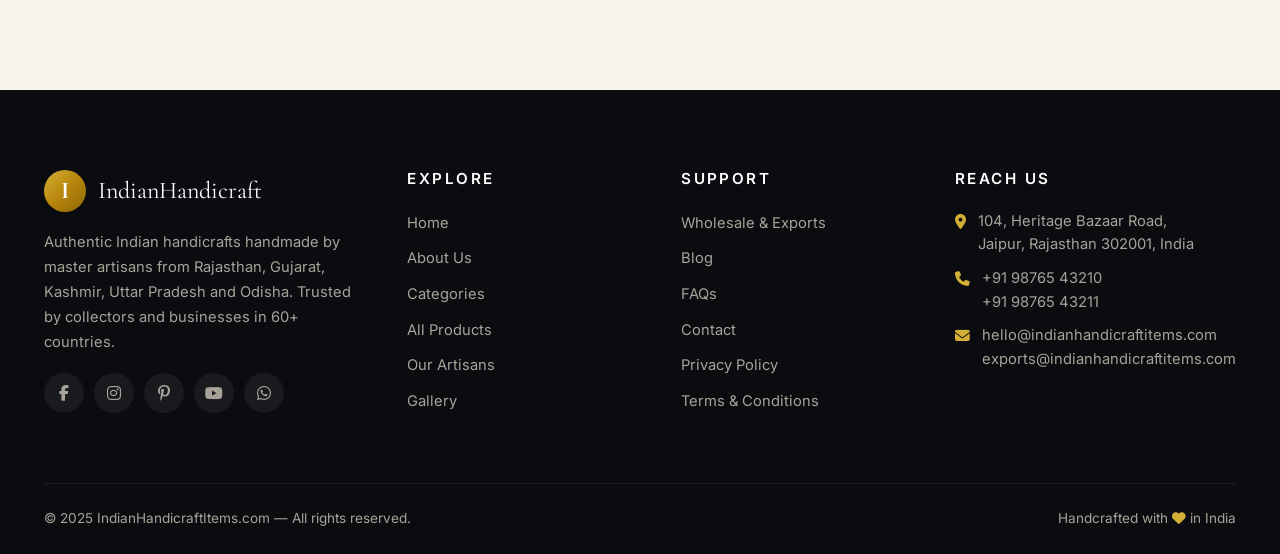
<file: privacy-policy.html>
<!DOCTYPE html>
<html lang="en">
<head>
<meta charset="UTF-8">
<meta name="viewport" content="width=device-width,initial-scale=1">
<title>Privacy Policy — IndianHandicraftItems.com</title>
<meta name="description" content="Read our privacy policy to understand how IndianHandicraftItems.com collects, uses, stores and protects your personal data.">
<meta name="keywords" content="Indian handicrafts, wooden handicrafts, brass decor, marble art, handmade gifts, artisan products, export quality, Rajasthan crafts, traditional Indian art">
<meta name="author" content="IndianHandicraftItems.com">
<link rel="canonical" href="https://www.indianhandicraftitems.com/privacy-policy.html">
<meta property="og:type" content="website">
<meta property="og:title" content="Privacy Policy — IndianHandicraftItems.com">
<meta property="og:description" content="Read our privacy policy to understand how IndianHandicraftItems.com collects, uses, stores and protects your personal data.">
<meta property="og:url" content="https://www.indianhandicraftitems.com/privacy-policy.html">
<meta property="og:image" content="https://www.indianhandicraftitems.com/images/og-image.jpg">
<meta property="og:site_name" content="IndianHandicraftItems">
<meta name="twitter:card" content="summary_large_image">
<meta name="twitter:title" content="Privacy Policy — IndianHandicraftItems.com">
<meta name="twitter:description" content="Read our privacy policy to understand how IndianHandicraftItems.com collects, uses, stores and protects your personal data.">
<meta name="twitter:image" content="https://www.indianhandicraftitems.com/images/og-image.jpg">
<meta name="theme-color" content="#B8860B">
<link rel="preconnect" href="https://fonts.googleapis.com">
<link rel="preconnect" href="https://fonts.gstatic.com" crossorigin>
<link href="https://fonts.googleapis.com/css2?family=Cormorant+Garamond:ital,wght@0,400;0,500;0,600;0,700;1,500&family=Inter:wght@300;400;500;600;700&display=swap" rel="stylesheet">
<link rel="stylesheet" href="https://cdnjs.cloudflare.com/ajax/libs/font-awesome/6.5.1/css/all.min.css">
<link rel="stylesheet" href="css/styles.css">
<link rel="icon" type="image/svg+xml" href="data:image/svg+xml,%3Csvg xmlns='http://www.w3.org/2000/svg' viewBox='0 0 64 64'%3E%3Crect width='64' height='64' rx='14' fill='%230F1115'/%3E%3Ctext x='32' y='44' font-family='Georgia' font-size='34' font-weight='700' fill='%23D4AF37' text-anchor='middle'%3EI%3C/text%3E%3C/svg%3E">
<script type="application/ld+json">
{"@context":"https://schema.org","@type":"Organization","name":"IndianHandicraftItems","url":"https://www.indianhandicraftitems.com","logo":"https://www.indianhandicraftitems.com/images/logo.png","description":"Authentic Indian handicrafts crafted by skilled artisans. Worldwide export of premium handmade home decor, wooden, brass, marble and traditional Indian art.","sameAs":["https://www.facebook.com/","https://www.instagram.com/","https://www.pinterest.com/","https://twitter.com/"],"contactPoint":{"@type":"ContactPoint","telephone":"+91-98765-43210","contactType":"customer service","areaServed":"Worldwide"}}
</script>
<script type="application/ld+json">
{"@context":"https://schema.org","@type":"WebSite","name":"IndianHandicraftItems","url":"https://www.indianhandicraftitems.com","potentialAction":{"@type":"SearchAction","target":"https://www.indianhandicraftitems.com/products.html?q={search_term_string}","query-input":"required name=search_term_string"}}
</script>
</head>
<body><div class="topbar"><div class="container">
<div class="tb-left"><i class="fas fa-truck-fast"></i> &nbsp;Free worldwide shipping on orders above $199</div>
<div class="tb-right"><a href="contact.html"><i class="fas fa-phone"></i> +91 98765 43210</a><a href="contact.html"><i class="fas fa-envelope"></i> hello@indianhandicraftitems.com</a></div>
</div></div>
<header class="header"><div class="container"><nav class="nav">
<a href="index.html" class="logo"><span class="logo-mark">I</span><span>IndianHandicraft<small>Authentic · Handmade · Premium</small></span></a>
<ul class="nav-links"><li><a href="index.html">Home</a></li><li><a href="categories.html">Categories</a></li><li><a href="products.html">Products</a></li><li><a href="artisans.html">Artisans</a></li><li><a href="gallery.html">Gallery</a></li><li><a href="exports.html">Exports</a></li><li><a href="blog.html">Blog</a></li><li><a href="contact.html">Contact</a></li></ul>
<div class="nav-cta">
  <a href="#" class="icon-btn" aria-label="Search"><i class="fas fa-search"></i></a>
  <a href="#" class="icon-btn" aria-label="Cart"><i class="fas fa-bag-shopping"></i></a>
  <button class="icon-btn menu-toggle" aria-label="Menu"><i class="fas fa-bars"></i></button>
</div>
</nav></div></header>
<div class="backdrop"></div>
<aside class="mobile-menu"><button class="mobile-close" aria-label="Close"><i class="fas fa-times"></i></button><ul><li><a href="index.html">Home</a></li><li><a href="categories.html">Categories</a></li><li><a href="products.html">Products</a></li><li><a href="artisans.html">Artisans</a></li><li><a href="gallery.html">Gallery</a></li><li><a href="exports.html">Exports</a></li><li><a href="blog.html">Blog</a></li><li><a href="contact.html">Contact</a></li></ul></aside><script type="application/ld+json">{"@context":"https://schema.org","@type":"BreadcrumbList","itemListElement":[{"@type":"ListItem","position":1,"name":"Home","item":"https://www.indianhandicraftitems.com/"},{"@type":"ListItem","position":2,"name":"Privacy Policy","item":"https://www.indianhandicraftitems.com/privacy policy.html"}]}</script><section class="page-header"><div class="container"><h1>Privacy Policy</h1><p>Last updated: January 2025</p><div class="breadcrumb"><a href="index.html">Home</a><i class="fas fa-chevron-right"></i><span>Privacy Policy</span></div></div></section><section class="section"><div class="container" style="max-width:860px">
<div class="reveal" style="line-height:1.9;color:#444">
<h2 style="margin-bottom:18px">1. Information We Collect</h2><p>We collect information you provide directly to us — your name, email, shipping address, phone number and payment details — strictly to fulfil your orders and improve your experience.</p>
<h2 style="margin:30px 0 18px">2. How We Use Your Information</h2><p>Your information is used to process orders, communicate about your purchases, send optional newsletters (only with consent), and improve our website and services.</p>
<h2 style="margin:30px 0 18px">3. Cookies & Tracking</h2><p>We use essential cookies to operate the site and optional analytics cookies (Google Analytics) to understand usage. You may disable cookies in your browser at any time.</p>
<h2 style="margin:30px 0 18px">4. Data Sharing</h2><p>We never sell your data. We share only with trusted partners — shipping carriers, payment gateways — strictly as needed to deliver your order.</p>
<h2 style="margin:30px 0 18px">5. Data Security</h2><p>All transactions are encrypted via SSL. Payment data is processed by PCI-DSS compliant gateways and never stored on our servers.</p>
<h2 style="margin:30px 0 18px">6. Your Rights</h2><p>You may request access, correction or deletion of your personal data at any time by emailing privacy@indianhandicraftitems.com.</p>
<h2 style="margin:30px 0 18px">7. Contact</h2><p>For any privacy concerns, contact us at privacy@indianhandicraftitems.com or write to our office in Jaipur.</p>
</div>
</div></section><footer class="footer"><div class="container">
<div class="footer-grid">
  <div>
    <div class="footer-logo"><span class="logo-mark">I</span> IndianHandicraft</div>
    <p>Authentic Indian handicrafts handmade by master artisans from Rajasthan, Gujarat, Kashmir, Uttar Pradesh and Odisha. Trusted by collectors and businesses in 60+ countries.</p>
    <div class="footer-social">
      <a href="#" aria-label="Facebook"><i class="fab fa-facebook-f"></i></a>
      <a href="#" aria-label="Instagram"><i class="fab fa-instagram"></i></a>
      <a href="#" aria-label="Pinterest"><i class="fab fa-pinterest-p"></i></a>
      <a href="#" aria-label="YouTube"><i class="fab fa-youtube"></i></a>
      <a href="#" aria-label="WhatsApp"><i class="fab fa-whatsapp"></i></a>
    </div>
  </div>
  <div>
    <h4>Explore</h4>
    <ul>
      <li><a href="index.html">Home</a></li>
      <li><a href="about.html">About Us</a></li>
      <li><a href="categories.html">Categories</a></li>
      <li><a href="products.html">All Products</a></li>
      <li><a href="artisans.html">Our Artisans</a></li>
      <li><a href="gallery.html">Gallery</a></li>
    </ul>
  </div>
  <div>
    <h4>Support</h4>
    <ul>
      <li><a href="exports.html">Wholesale & Exports</a></li>
      <li><a href="blog.html">Blog</a></li>
      <li><a href="faq.html">FAQs</a></li>
      <li><a href="contact.html">Contact</a></li>
      <li><a href="privacy-policy.html">Privacy Policy</a></li>
      <li><a href="terms-and-conditions.html">Terms & Conditions</a></li>
    </ul>
  </div>
  <div>
    <h4>Reach Us</h4>
    <ul class="footer-contact">
      <li><i class="fas fa-location-dot"></i><span>104, Heritage Bazaar Road,<br>Jaipur, Rajasthan 302001, India</span></li>
      <li><i class="fas fa-phone"></i><span>+91 98765 43210<br>+91 98765 43211</span></li>
      <li><i class="fas fa-envelope"></i><span>hello@indianhandicraftitems.com<br>exports@indianhandicraftitems.com</span></li>
    </ul>
  </div>
</div>
<div class="footer-bottom">
  <div>© 2025 IndianHandicraftItems.com — All rights reserved.</div>
  <div>Handcrafted with <i class="fas fa-heart" style="color:#D4AF37"></i> in India</div>
</div>
</div></footer>
<div class="lightbox"><span class="close"><i class="fas fa-times"></i></span><img alt=""></div>
<script src="js/products.js"></script>
<script src="js/main.js"></script>
</body></html>
</file>
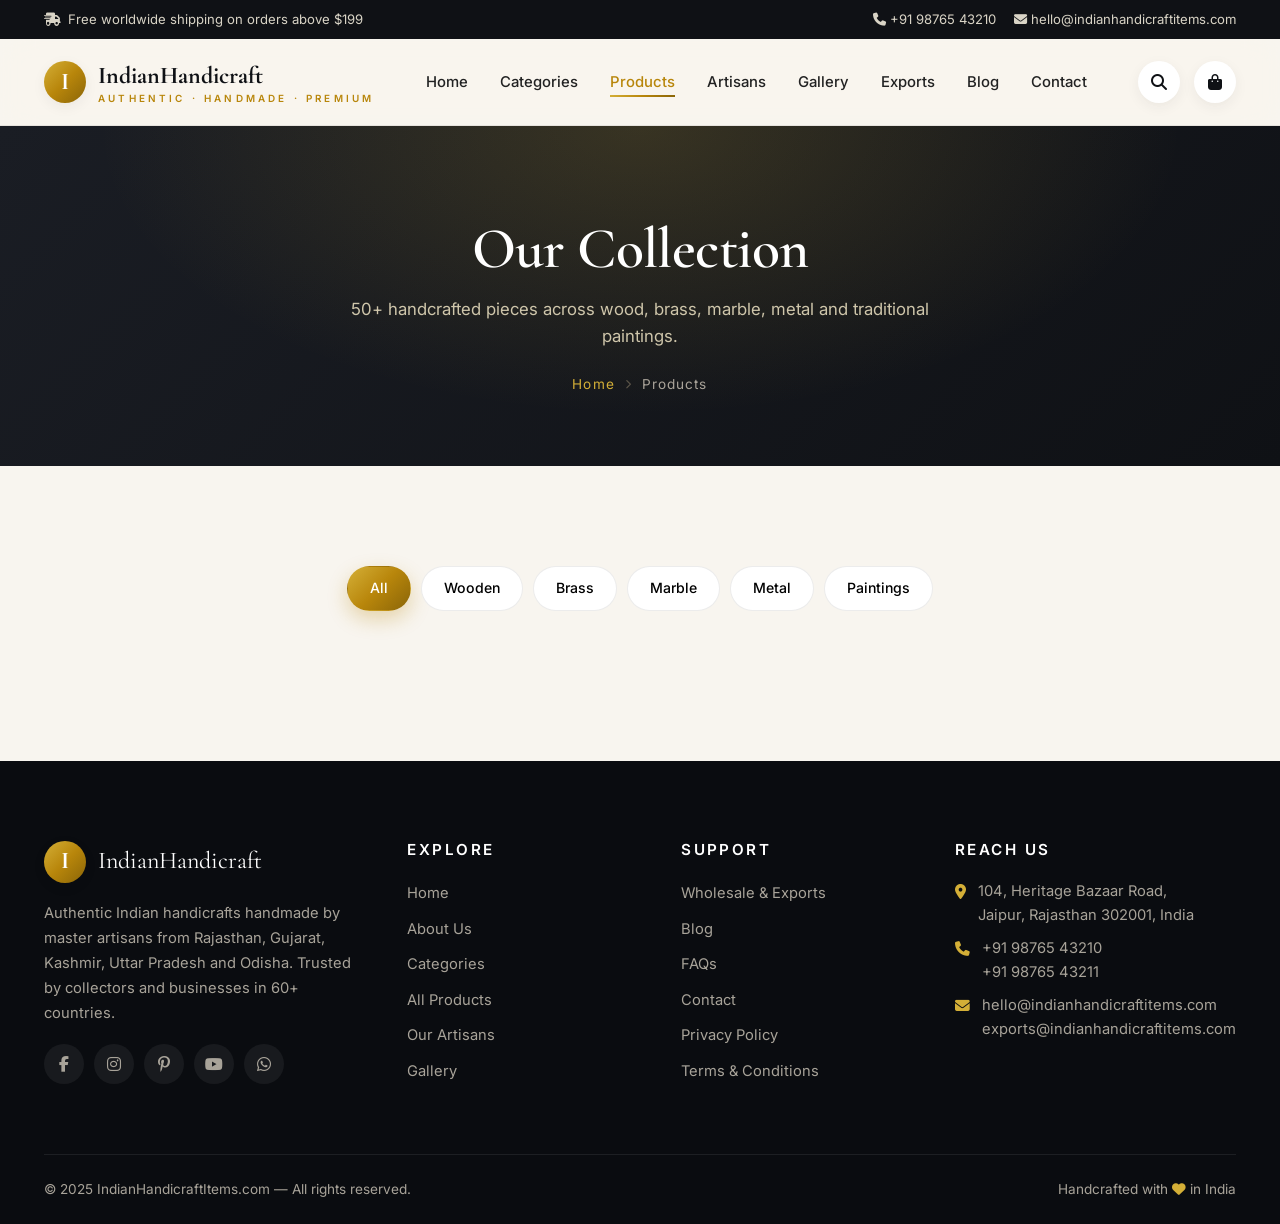
<file: products.html>
<!DOCTYPE html>
<html lang="en">
<head>
<meta charset="UTF-8">
<meta name="viewport" content="width=device-width,initial-scale=1">
<title>All Products — Premium Indian Handicrafts Shop | 50+ Handmade Pieces</title>
<meta name="description" content="Shop 50+ premium Indian handicrafts online. Wooden, brass, marble, paintings, metal art and gifts. Handmade by master artisans. Worldwide shipping.">
<meta name="keywords" content="Indian handicrafts, wooden handicrafts, brass decor, marble art, handmade gifts, artisan products, export quality, Rajasthan crafts, traditional Indian art">
<meta name="author" content="IndianHandicraftItems.com">
<link rel="canonical" href="https://www.indianhandicraftitems.com/products.html">
<meta property="og:type" content="website">
<meta property="og:title" content="All Products — Premium Indian Handicrafts Shop | 50+ Handmade Pieces">
<meta property="og:description" content="Shop 50+ premium Indian handicrafts online. Wooden, brass, marble, paintings, metal art and gifts. Handmade by master artisans. Worldwide shipping.">
<meta property="og:url" content="https://www.indianhandicraftitems.com/products.html">
<meta property="og:image" content="https://www.indianhandicraftitems.com/images/og-image.jpg">
<meta property="og:site_name" content="IndianHandicraftItems">
<meta name="twitter:card" content="summary_large_image">
<meta name="twitter:title" content="All Products — Premium Indian Handicrafts Shop | 50+ Handmade Pieces">
<meta name="twitter:description" content="Shop 50+ premium Indian handicrafts online. Wooden, brass, marble, paintings, metal art and gifts. Handmade by master artisans. Worldwide shipping.">
<meta name="twitter:image" content="https://www.indianhandicraftitems.com/images/og-image.jpg">
<meta name="theme-color" content="#B8860B">
<link rel="preconnect" href="https://fonts.googleapis.com">
<link rel="preconnect" href="https://fonts.gstatic.com" crossorigin>
<link href="https://fonts.googleapis.com/css2?family=Cormorant+Garamond:ital,wght@0,400;0,500;0,600;0,700;1,500&family=Inter:wght@300;400;500;600;700&display=swap" rel="stylesheet">
<link rel="stylesheet" href="https://cdnjs.cloudflare.com/ajax/libs/font-awesome/6.5.1/css/all.min.css">
<link rel="stylesheet" href="css/styles.css">
<link rel="icon" type="image/svg+xml" href="data:image/svg+xml,%3Csvg xmlns='http://www.w3.org/2000/svg' viewBox='0 0 64 64'%3E%3Crect width='64' height='64' rx='14' fill='%230F1115'/%3E%3Ctext x='32' y='44' font-family='Georgia' font-size='34' font-weight='700' fill='%23D4AF37' text-anchor='middle'%3EI%3C/text%3E%3C/svg%3E">
<script type="application/ld+json">
{"@context":"https://schema.org","@type":"Organization","name":"IndianHandicraftItems","url":"https://www.indianhandicraftitems.com","logo":"https://www.indianhandicraftitems.com/images/logo.png","description":"Authentic Indian handicrafts crafted by skilled artisans. Worldwide export of premium handmade home decor, wooden, brass, marble and traditional Indian art.","sameAs":["https://www.facebook.com/","https://www.instagram.com/","https://www.pinterest.com/","https://twitter.com/"],"contactPoint":{"@type":"ContactPoint","telephone":"+91-98765-43210","contactType":"customer service","areaServed":"Worldwide"}}
</script>
<script type="application/ld+json">
{"@context":"https://schema.org","@type":"WebSite","name":"IndianHandicraftItems","url":"https://www.indianhandicraftitems.com","potentialAction":{"@type":"SearchAction","target":"https://www.indianhandicraftitems.com/products.html?q={search_term_string}","query-input":"required name=search_term_string"}}
</script>
</head>
<body><div class="topbar"><div class="container">
<div class="tb-left"><i class="fas fa-truck-fast"></i> &nbsp;Free worldwide shipping on orders above $199</div>
<div class="tb-right"><a href="contact.html"><i class="fas fa-phone"></i> +91 98765 43210</a><a href="contact.html"><i class="fas fa-envelope"></i> hello@indianhandicraftitems.com</a></div>
</div></div>
<header class="header"><div class="container"><nav class="nav">
<a href="index.html" class="logo"><span class="logo-mark">I</span><span>IndianHandicraft<small>Authentic · Handmade · Premium</small></span></a>
<ul class="nav-links"><li><a href="index.html">Home</a></li><li><a href="categories.html">Categories</a></li><li><a href="products.html" class="active">Products</a></li><li><a href="artisans.html">Artisans</a></li><li><a href="gallery.html">Gallery</a></li><li><a href="exports.html">Exports</a></li><li><a href="blog.html">Blog</a></li><li><a href="contact.html">Contact</a></li></ul>
<div class="nav-cta">
  <a href="#" class="icon-btn" aria-label="Search"><i class="fas fa-search"></i></a>
  <a href="#" class="icon-btn" aria-label="Cart"><i class="fas fa-bag-shopping"></i></a>
  <button class="icon-btn menu-toggle" aria-label="Menu"><i class="fas fa-bars"></i></button>
</div>
</nav></div></header>
<div class="backdrop"></div>
<aside class="mobile-menu"><button class="mobile-close" aria-label="Close"><i class="fas fa-times"></i></button><ul><li><a href="index.html">Home</a></li><li><a href="categories.html">Categories</a></li><li><a href="products.html">Products</a></li><li><a href="artisans.html">Artisans</a></li><li><a href="gallery.html">Gallery</a></li><li><a href="exports.html">Exports</a></li><li><a href="blog.html">Blog</a></li><li><a href="contact.html">Contact</a></li></ul></aside><script type="application/ld+json">{"@context":"https://schema.org","@type":"BreadcrumbList","itemListElement":[{"@type":"ListItem","position":1,"name":"Home","item":"https://www.indianhandicraftitems.com/"},{"@type":"ListItem","position":2,"name":"Products","item":"https://www.indianhandicraftitems.com/products.html"}]}</script><section class="page-header"><div class="container"><h1>Our Collection</h1><p>50+ handcrafted pieces across wood, brass, marble, metal and traditional paintings.</p><div class="breadcrumb"><a href="index.html">Home</a><i class="fas fa-chevron-right"></i><span>Products</span></div></div></section><section class="section"><div class="container">
  <div class="filters" data-filter-group="#all-products">
    <button class="chip active" data-filter="all">All</button>
    <button class="chip" data-filter="wooden">Wooden</button>
    <button class="chip" data-filter="brass">Brass</button>
    <button class="chip" data-filter="marble">Marble</button>
    <button class="chip" data-filter="metal">Metal</button>
    <button class="chip" data-filter="painting">Paintings</button>
  </div>
  <div class="products-grid" id="all-products"></div>
</div></section>
<script>renderProducts('#all-products')</script><footer class="footer"><div class="container">
<div class="footer-grid">
  <div>
    <div class="footer-logo"><span class="logo-mark">I</span> IndianHandicraft</div>
    <p>Authentic Indian handicrafts handmade by master artisans from Rajasthan, Gujarat, Kashmir, Uttar Pradesh and Odisha. Trusted by collectors and businesses in 60+ countries.</p>
    <div class="footer-social">
      <a href="#" aria-label="Facebook"><i class="fab fa-facebook-f"></i></a>
      <a href="#" aria-label="Instagram"><i class="fab fa-instagram"></i></a>
      <a href="#" aria-label="Pinterest"><i class="fab fa-pinterest-p"></i></a>
      <a href="#" aria-label="YouTube"><i class="fab fa-youtube"></i></a>
      <a href="#" aria-label="WhatsApp"><i class="fab fa-whatsapp"></i></a>
    </div>
  </div>
  <div>
    <h4>Explore</h4>
    <ul>
      <li><a href="index.html">Home</a></li>
      <li><a href="about.html">About Us</a></li>
      <li><a href="categories.html">Categories</a></li>
      <li><a href="products.html">All Products</a></li>
      <li><a href="artisans.html">Our Artisans</a></li>
      <li><a href="gallery.html">Gallery</a></li>
    </ul>
  </div>
  <div>
    <h4>Support</h4>
    <ul>
      <li><a href="exports.html">Wholesale & Exports</a></li>
      <li><a href="blog.html">Blog</a></li>
      <li><a href="faq.html">FAQs</a></li>
      <li><a href="contact.html">Contact</a></li>
      <li><a href="privacy-policy.html">Privacy Policy</a></li>
      <li><a href="terms-and-conditions.html">Terms & Conditions</a></li>
    </ul>
  </div>
  <div>
    <h4>Reach Us</h4>
    <ul class="footer-contact">
      <li><i class="fas fa-location-dot"></i><span>104, Heritage Bazaar Road,<br>Jaipur, Rajasthan 302001, India</span></li>
      <li><i class="fas fa-phone"></i><span>+91 98765 43210<br>+91 98765 43211</span></li>
      <li><i class="fas fa-envelope"></i><span>hello@indianhandicraftitems.com<br>exports@indianhandicraftitems.com</span></li>
    </ul>
  </div>
</div>
<div class="footer-bottom">
  <div>© 2025 IndianHandicraftItems.com — All rights reserved.</div>
  <div>Handcrafted with <i class="fas fa-heart" style="color:#D4AF37"></i> in India</div>
</div>
</div></footer>
<div class="lightbox"><span class="close"><i class="fas fa-times"></i></span><img alt=""></div>
<script src="js/products.js"></script>
<script src="js/main.js"></script>
</body></html>
</file>
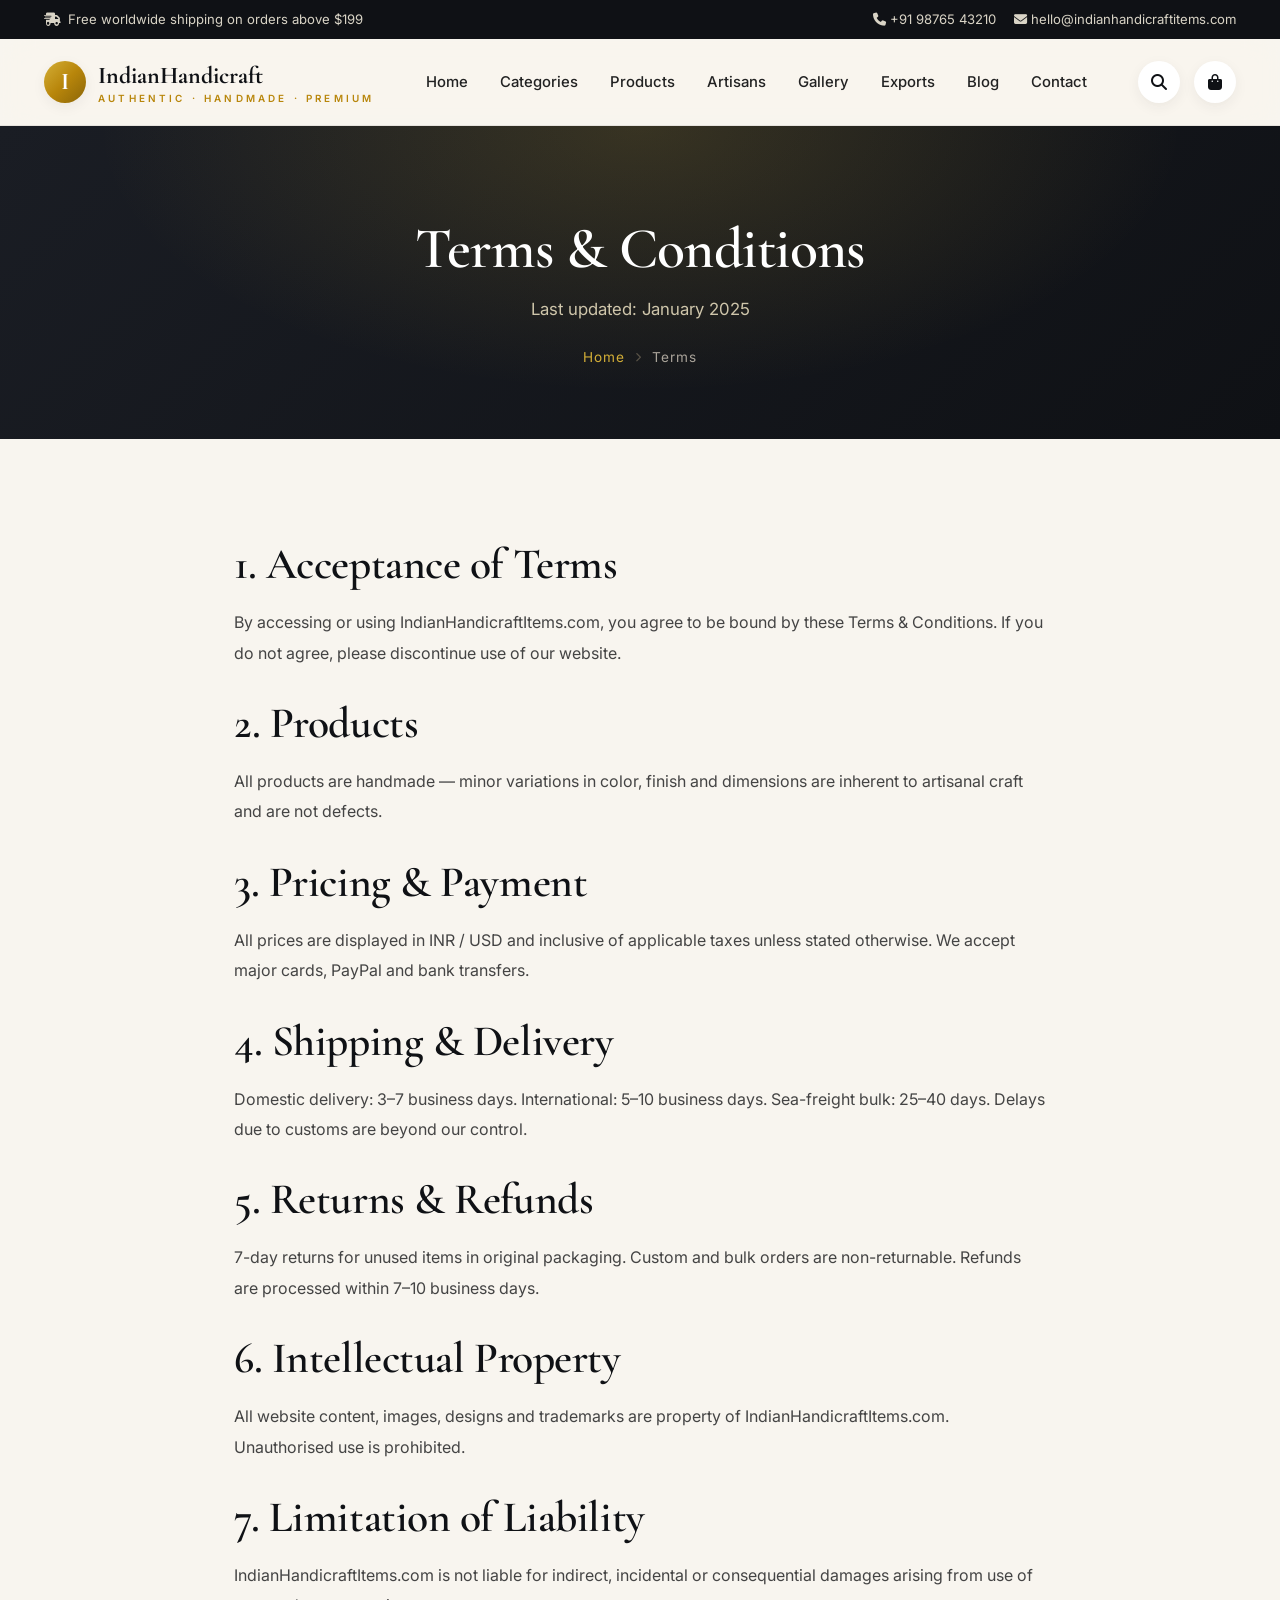
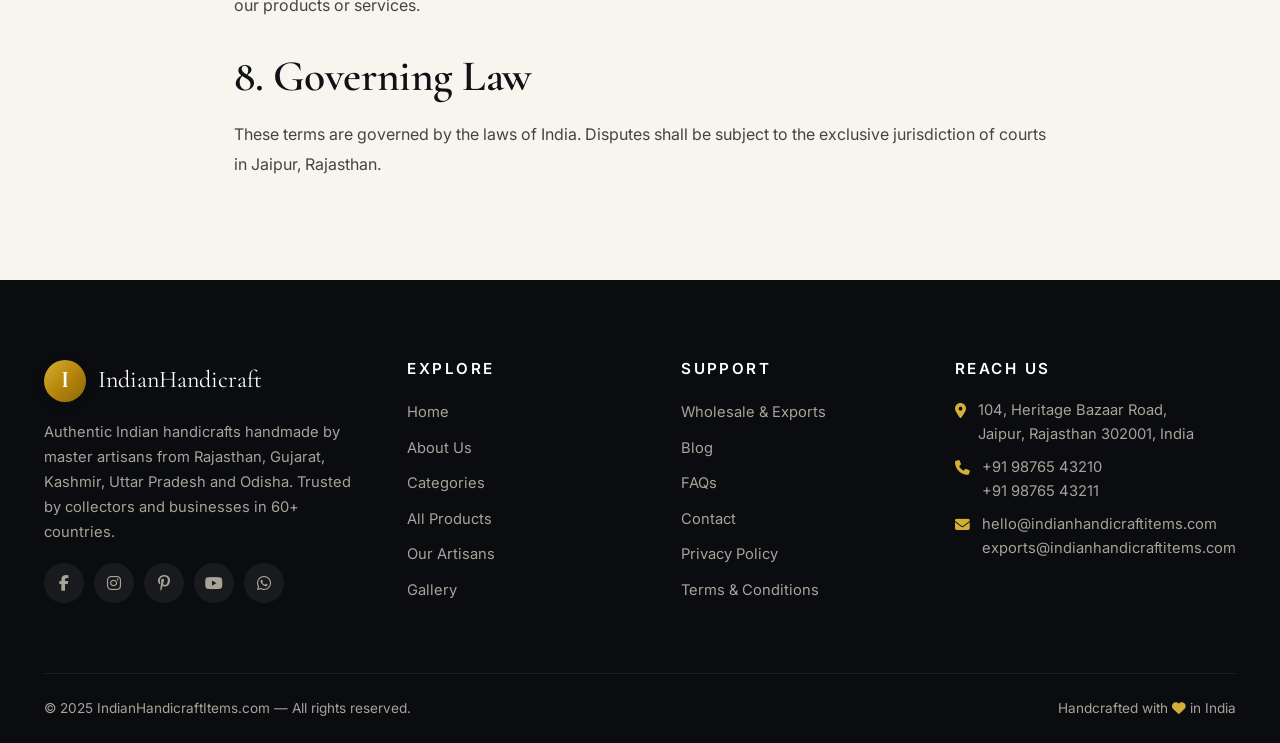
<file: terms-and-conditions.html>
<!DOCTYPE html>
<html lang="en">
<head>
<meta charset="UTF-8">
<meta name="viewport" content="width=device-width,initial-scale=1">
<title>Terms & Conditions — IndianHandicraftItems.com</title>
<meta name="description" content="Read the terms and conditions governing your use of IndianHandicraftItems.com and purchases from our marketplace.">
<meta name="keywords" content="Indian handicrafts, wooden handicrafts, brass decor, marble art, handmade gifts, artisan products, export quality, Rajasthan crafts, traditional Indian art">
<meta name="author" content="IndianHandicraftItems.com">
<link rel="canonical" href="https://www.indianhandicraftitems.com/terms-and-conditions.html">
<meta property="og:type" content="website">
<meta property="og:title" content="Terms & Conditions — IndianHandicraftItems.com">
<meta property="og:description" content="Read the terms and conditions governing your use of IndianHandicraftItems.com and purchases from our marketplace.">
<meta property="og:url" content="https://www.indianhandicraftitems.com/terms-and-conditions.html">
<meta property="og:image" content="https://www.indianhandicraftitems.com/images/og-image.jpg">
<meta property="og:site_name" content="IndianHandicraftItems">
<meta name="twitter:card" content="summary_large_image">
<meta name="twitter:title" content="Terms & Conditions — IndianHandicraftItems.com">
<meta name="twitter:description" content="Read the terms and conditions governing your use of IndianHandicraftItems.com and purchases from our marketplace.">
<meta name="twitter:image" content="https://www.indianhandicraftitems.com/images/og-image.jpg">
<meta name="theme-color" content="#B8860B">
<link rel="preconnect" href="https://fonts.googleapis.com">
<link rel="preconnect" href="https://fonts.gstatic.com" crossorigin>
<link href="https://fonts.googleapis.com/css2?family=Cormorant+Garamond:ital,wght@0,400;0,500;0,600;0,700;1,500&family=Inter:wght@300;400;500;600;700&display=swap" rel="stylesheet">
<link rel="stylesheet" href="https://cdnjs.cloudflare.com/ajax/libs/font-awesome/6.5.1/css/all.min.css">
<link rel="stylesheet" href="css/styles.css">
<link rel="icon" type="image/svg+xml" href="data:image/svg+xml,%3Csvg xmlns='http://www.w3.org/2000/svg' viewBox='0 0 64 64'%3E%3Crect width='64' height='64' rx='14' fill='%230F1115'/%3E%3Ctext x='32' y='44' font-family='Georgia' font-size='34' font-weight='700' fill='%23D4AF37' text-anchor='middle'%3EI%3C/text%3E%3C/svg%3E">
<script type="application/ld+json">
{"@context":"https://schema.org","@type":"Organization","name":"IndianHandicraftItems","url":"https://www.indianhandicraftitems.com","logo":"https://www.indianhandicraftitems.com/images/logo.png","description":"Authentic Indian handicrafts crafted by skilled artisans. Worldwide export of premium handmade home decor, wooden, brass, marble and traditional Indian art.","sameAs":["https://www.facebook.com/","https://www.instagram.com/","https://www.pinterest.com/","https://twitter.com/"],"contactPoint":{"@type":"ContactPoint","telephone":"+91-98765-43210","contactType":"customer service","areaServed":"Worldwide"}}
</script>
<script type="application/ld+json">
{"@context":"https://schema.org","@type":"WebSite","name":"IndianHandicraftItems","url":"https://www.indianhandicraftitems.com","potentialAction":{"@type":"SearchAction","target":"https://www.indianhandicraftitems.com/products.html?q={search_term_string}","query-input":"required name=search_term_string"}}
</script>
</head>
<body><div class="topbar"><div class="container">
<div class="tb-left"><i class="fas fa-truck-fast"></i> &nbsp;Free worldwide shipping on orders above $199</div>
<div class="tb-right"><a href="contact.html"><i class="fas fa-phone"></i> +91 98765 43210</a><a href="contact.html"><i class="fas fa-envelope"></i> hello@indianhandicraftitems.com</a></div>
</div></div>
<header class="header"><div class="container"><nav class="nav">
<a href="index.html" class="logo"><span class="logo-mark">I</span><span>IndianHandicraft<small>Authentic · Handmade · Premium</small></span></a>
<ul class="nav-links"><li><a href="index.html">Home</a></li><li><a href="categories.html">Categories</a></li><li><a href="products.html">Products</a></li><li><a href="artisans.html">Artisans</a></li><li><a href="gallery.html">Gallery</a></li><li><a href="exports.html">Exports</a></li><li><a href="blog.html">Blog</a></li><li><a href="contact.html">Contact</a></li></ul>
<div class="nav-cta">
  <a href="#" class="icon-btn" aria-label="Search"><i class="fas fa-search"></i></a>
  <a href="#" class="icon-btn" aria-label="Cart"><i class="fas fa-bag-shopping"></i></a>
  <button class="icon-btn menu-toggle" aria-label="Menu"><i class="fas fa-bars"></i></button>
</div>
</nav></div></header>
<div class="backdrop"></div>
<aside class="mobile-menu"><button class="mobile-close" aria-label="Close"><i class="fas fa-times"></i></button><ul><li><a href="index.html">Home</a></li><li><a href="categories.html">Categories</a></li><li><a href="products.html">Products</a></li><li><a href="artisans.html">Artisans</a></li><li><a href="gallery.html">Gallery</a></li><li><a href="exports.html">Exports</a></li><li><a href="blog.html">Blog</a></li><li><a href="contact.html">Contact</a></li></ul></aside><script type="application/ld+json">{"@context":"https://schema.org","@type":"BreadcrumbList","itemListElement":[{"@type":"ListItem","position":1,"name":"Home","item":"https://www.indianhandicraftitems.com/"},{"@type":"ListItem","position":2,"name":"Terms","item":"https://www.indianhandicraftitems.com/terms.html"}]}</script><section class="page-header"><div class="container"><h1>Terms & Conditions</h1><p>Last updated: January 2025</p><div class="breadcrumb"><a href="index.html">Home</a><i class="fas fa-chevron-right"></i><span>Terms</span></div></div></section><section class="section"><div class="container" style="max-width:860px">
<div class="reveal" style="line-height:1.9;color:#444">
<h2 style="margin-bottom:18px">1. Acceptance of Terms</h2><p>By accessing or using IndianHandicraftItems.com, you agree to be bound by these Terms & Conditions. If you do not agree, please discontinue use of our website.</p>
<h2 style="margin:30px 0 18px">2. Products</h2><p>All products are handmade — minor variations in color, finish and dimensions are inherent to artisanal craft and are not defects.</p>
<h2 style="margin:30px 0 18px">3. Pricing & Payment</h2><p>All prices are displayed in INR / USD and inclusive of applicable taxes unless stated otherwise. We accept major cards, PayPal and bank transfers.</p>
<h2 style="margin:30px 0 18px">4. Shipping & Delivery</h2><p>Domestic delivery: 3–7 business days. International: 5–10 business days. Sea-freight bulk: 25–40 days. Delays due to customs are beyond our control.</p>
<h2 style="margin:30px 0 18px">5. Returns & Refunds</h2><p>7-day returns for unused items in original packaging. Custom and bulk orders are non-returnable. Refunds are processed within 7–10 business days.</p>
<h2 style="margin:30px 0 18px">6. Intellectual Property</h2><p>All website content, images, designs and trademarks are property of IndianHandicraftItems.com. Unauthorised use is prohibited.</p>
<h2 style="margin:30px 0 18px">7. Limitation of Liability</h2><p>IndianHandicraftItems.com is not liable for indirect, incidental or consequential damages arising from use of our products or services.</p>
<h2 style="margin:30px 0 18px">8. Governing Law</h2><p>These terms are governed by the laws of India. Disputes shall be subject to the exclusive jurisdiction of courts in Jaipur, Rajasthan.</p>
</div>
</div></section><footer class="footer"><div class="container">
<div class="footer-grid">
  <div>
    <div class="footer-logo"><span class="logo-mark">I</span> IndianHandicraft</div>
    <p>Authentic Indian handicrafts handmade by master artisans from Rajasthan, Gujarat, Kashmir, Uttar Pradesh and Odisha. Trusted by collectors and businesses in 60+ countries.</p>
    <div class="footer-social">
      <a href="#" aria-label="Facebook"><i class="fab fa-facebook-f"></i></a>
      <a href="#" aria-label="Instagram"><i class="fab fa-instagram"></i></a>
      <a href="#" aria-label="Pinterest"><i class="fab fa-pinterest-p"></i></a>
      <a href="#" aria-label="YouTube"><i class="fab fa-youtube"></i></a>
      <a href="#" aria-label="WhatsApp"><i class="fab fa-whatsapp"></i></a>
    </div>
  </div>
  <div>
    <h4>Explore</h4>
    <ul>
      <li><a href="index.html">Home</a></li>
      <li><a href="about.html">About Us</a></li>
      <li><a href="categories.html">Categories</a></li>
      <li><a href="products.html">All Products</a></li>
      <li><a href="artisans.html">Our Artisans</a></li>
      <li><a href="gallery.html">Gallery</a></li>
    </ul>
  </div>
  <div>
    <h4>Support</h4>
    <ul>
      <li><a href="exports.html">Wholesale & Exports</a></li>
      <li><a href="blog.html">Blog</a></li>
      <li><a href="faq.html">FAQs</a></li>
      <li><a href="contact.html">Contact</a></li>
      <li><a href="privacy-policy.html">Privacy Policy</a></li>
      <li><a href="terms-and-conditions.html">Terms & Conditions</a></li>
    </ul>
  </div>
  <div>
    <h4>Reach Us</h4>
    <ul class="footer-contact">
      <li><i class="fas fa-location-dot"></i><span>104, Heritage Bazaar Road,<br>Jaipur, Rajasthan 302001, India</span></li>
      <li><i class="fas fa-phone"></i><span>+91 98765 43210<br>+91 98765 43211</span></li>
      <li><i class="fas fa-envelope"></i><span>hello@indianhandicraftitems.com<br>exports@indianhandicraftitems.com</span></li>
    </ul>
  </div>
</div>
<div class="footer-bottom">
  <div>© 2025 IndianHandicraftItems.com — All rights reserved.</div>
  <div>Handcrafted with <i class="fas fa-heart" style="color:#D4AF37"></i> in India</div>
</div>
</div></footer>
<div class="lightbox"><span class="close"><i class="fas fa-times"></i></span><img alt=""></div>
<script src="js/products.js"></script>
<script src="js/main.js"></script>
</body></html>
</file>
<file: css/styles.css>
/* IndianHandicraftItems.com — Luxury Premium Styles */
:root{
  --primary:#B8860B;
  --secondary:#D4AF37;
  --dark:#0F1115;
  --bg:#F8F5EF;
  --text:#222222;
  --muted:#6b6b6b;
  --line:rgba(15,17,21,.08);
  --gold-grad:linear-gradient(135deg,#D4AF37 0%,#B8860B 50%,#8a6508 100%);
  --shadow-sm:0 4px 14px rgba(15,17,21,.06);
  --shadow-md:0 12px 40px rgba(15,17,21,.10);
  --shadow-lg:0 30px 80px rgba(15,17,21,.18);
  --radius:14px;
  --radius-lg:22px;
  --container:1240px;
  --serif:"Cormorant Garamond",Georgia,serif;
  --sans:"Inter","Helvetica Neue",Arial,sans-serif;
}
*{box-sizing:border-box;margin:0;padding:0}
html{scroll-behavior:smooth}
body{font-family:var(--sans);color:var(--text);background:var(--bg);line-height:1.6;-webkit-font-smoothing:antialiased}
img{max-width:100%;display:block}
a{color:inherit;text-decoration:none;transition:color .25s ease}
a:hover{color:var(--primary)}
button{font:inherit;cursor:pointer;border:none;background:none}
.container{max-width:var(--container);margin:0 auto;padding:0 24px}
h1,h2,h3,h4{font-family:var(--serif);font-weight:600;line-height:1.15;color:var(--dark);letter-spacing:-.01em}
h1{font-size:clamp(2.4rem,5vw,4.4rem)}
h2{font-size:clamp(1.9rem,3.4vw,2.9rem)}
h3{font-size:1.35rem;font-family:var(--sans);font-weight:600}
.eyebrow{display:inline-block;font-size:.78rem;letter-spacing:.28em;text-transform:uppercase;color:var(--primary);font-weight:600;margin-bottom:14px}
.eyebrow::before{content:"";display:inline-block;width:28px;height:1px;background:var(--primary);vertical-align:middle;margin-right:10px;margin-bottom:3px}
.section{padding:100px 0}
.section-head{text-align:center;max-width:760px;margin:0 auto 60px}
.section-head p{color:var(--muted);margin-top:14px;font-size:1.05rem}

/* Buttons */
.btn{display:inline-flex;align-items:center;gap:10px;padding:14px 28px;border-radius:50px;font-weight:600;font-size:.95rem;letter-spacing:.02em;transition:all .35s cubic-bezier(.4,0,.2,1);cursor:pointer;white-space:nowrap}
.btn-primary{background:var(--gold-grad);color:#fff;box-shadow:0 10px 30px rgba(184,134,11,.35)}
.btn-primary:hover{transform:translateY(-2px);box-shadow:0 16px 40px rgba(184,134,11,.5);color:#fff}
.btn-outline{border:1.5px solid var(--dark);color:var(--dark)}
.btn-outline:hover{background:var(--dark);color:#fff}
.btn-ghost{color:var(--dark);padding:10px 0;border-bottom:1.5px solid var(--dark);border-radius:0}
.btn-ghost:hover{color:var(--primary);border-color:var(--primary)}

/* Top bar */
.topbar{background:var(--dark);color:#d9d4c6;font-size:.82rem;padding:9px 0}
.topbar .container{display:flex;justify-content:space-between;align-items:center;flex-wrap:wrap;gap:10px}
.topbar a{color:#d9d4c6}
.topbar .tb-right{display:flex;gap:18px}

/* Header */
.header{position:sticky;top:0;z-index:100;background:rgba(248,245,239,.85);backdrop-filter:saturate(180%) blur(16px);-webkit-backdrop-filter:saturate(180%) blur(16px);border-bottom:1px solid var(--line)}
.nav{display:flex;align-items:center;justify-content:space-between;padding:18px 0}
.logo{display:flex;align-items:center;gap:12px;font-family:var(--serif);font-size:1.5rem;font-weight:700;color:var(--dark)}
.logo-mark{width:42px;height:42px;border-radius:50%;background:var(--gold-grad);display:grid;place-items:center;color:#fff;font-weight:700;box-shadow:var(--shadow-sm)}
.logo small{display:block;font-size:.62rem;letter-spacing:.32em;color:var(--primary);font-family:var(--sans);font-weight:600;text-transform:uppercase;margin-top:-4px}
.nav-links{display:flex;gap:32px;align-items:center;list-style:none}
.nav-links a{font-size:.93rem;font-weight:500;position:relative}
.nav-links a.active,.nav-links a:hover{color:var(--primary)}
.nav-links a::after{content:"";position:absolute;left:0;bottom:-6px;height:2px;width:0;background:var(--gold-grad);transition:width .3s}
.nav-links a:hover::after,.nav-links a.active::after{width:100%}
.nav-cta{display:flex;align-items:center;gap:14px}
.icon-btn{width:42px;height:42px;border-radius:50%;display:grid;place-items:center;background:#fff;box-shadow:var(--shadow-sm);color:var(--dark)}
.icon-btn:hover{background:var(--gold-grad);color:#fff}
.menu-toggle{display:none;font-size:1.4rem;color:var(--dark)}

/* Hero */
.hero{position:relative;padding:90px 0 110px;overflow:hidden;background:linear-gradient(135deg,#fbf8f1 0%,#f5ecd9 100%)}
.hero::before{content:"";position:absolute;inset:0;background:radial-gradient(ellipse at top right,rgba(212,175,55,.18),transparent 55%);pointer-events:none}
.hero-grid{display:grid;grid-template-columns:1.05fr 1fr;gap:70px;align-items:center;position:relative}
.hero h1{margin-bottom:24px}
.hero h1 em{font-style:italic;color:var(--primary);font-weight:500}
.hero-sub{font-size:1.12rem;color:var(--muted);margin-bottom:36px;max-width:520px}
.hero-cta{display:flex;gap:16px;flex-wrap:wrap}
.hero-stats{display:flex;gap:40px;margin-top:54px;padding-top:34px;border-top:1px solid var(--line)}
.hero-stats div strong{display:block;font-family:var(--serif);font-size:2rem;color:var(--dark)}
.hero-stats div span{font-size:.82rem;color:var(--muted);letter-spacing:.1em;text-transform:uppercase}
.hero-visual{position:relative;height:560px}
.hero-img{position:absolute;border-radius:var(--radius-lg);overflow:hidden;box-shadow:var(--shadow-lg)}
.hero-img.main{inset:0;background:var(--gold-grad)}
.hero-img.main img{width:100%;height:100%;object-fit:cover}
.hero-badge{position:absolute;bottom:30px;left:-30px;background:#fff;padding:18px 24px;border-radius:18px;box-shadow:var(--shadow-md);display:flex;align-items:center;gap:14px;z-index:3}
.hero-badge i{width:48px;height:48px;border-radius:50%;background:var(--gold-grad);color:#fff;display:grid;place-items:center;font-size:1.2rem}
.hero-badge strong{display:block;font-size:.95rem}
.hero-badge span{font-size:.78rem;color:var(--muted)}
.hero-floating{position:absolute;top:30px;right:-20px;background:rgba(255,255,255,.95);backdrop-filter:blur(12px);padding:16px 20px;border-radius:14px;box-shadow:var(--shadow-md);display:flex;align-items:center;gap:10px;font-size:.85rem;z-index:3}
.hero-floating .dot{width:10px;height:10px;border-radius:50%;background:#22c55e;box-shadow:0 0 0 4px rgba(34,197,94,.18)}

/* Marquee / trust */
.marquee{background:var(--dark);color:#cfc6ab;padding:18px 0;overflow:hidden}
.marquee-track{display:flex;gap:60px;white-space:nowrap;animation:scroll 30s linear infinite;font-family:var(--serif);font-size:1.3rem;letter-spacing:.05em}
.marquee-track span i{color:var(--secondary);margin:0 18px;font-size:.6rem;vertical-align:middle}
@keyframes scroll{0%{transform:translateX(0)}100%{transform:translateX(-50%)}}

/* Categories grid */
.cats-grid{display:grid;grid-template-columns:repeat(4,1fr);gap:22px}
.cat-card{position:relative;border-radius:var(--radius-lg);overflow:hidden;aspect-ratio:3/4;cursor:pointer;background:var(--dark)}
.cat-card img{width:100%;height:100%;object-fit:cover;transition:transform .8s ease}
.cat-card:hover img{transform:scale(1.08)}
.cat-card::after{content:"";position:absolute;inset:0;background:linear-gradient(180deg,transparent 40%,rgba(15,17,21,.85) 100%)}
.cat-card .cat-info{position:absolute;bottom:0;left:0;right:0;padding:24px;color:#fff;z-index:2}
.cat-card .cat-info h3{color:#fff;font-family:var(--serif);font-size:1.4rem;margin-bottom:4px}
.cat-card .cat-info span{font-size:.82rem;color:var(--secondary);letter-spacing:.1em;text-transform:uppercase}
.cat-card .arrow{position:absolute;top:20px;right:20px;width:42px;height:42px;border-radius:50%;background:rgba(255,255,255,.18);backdrop-filter:blur(10px);color:#fff;display:grid;place-items:center;z-index:2;transition:all .3s}
.cat-card:hover .arrow{background:var(--gold-grad)}

/* About split */
.about-split{display:grid;grid-template-columns:1fr 1.1fr;gap:80px;align-items:center}
.about-visual{position:relative;border-radius:var(--radius-lg);overflow:hidden;aspect-ratio:4/5;box-shadow:var(--shadow-lg)}
.about-visual img{width:100%;height:100%;object-fit:cover}
.about-stat{position:absolute;bottom:24px;right:24px;background:rgba(255,255,255,.95);padding:22px 28px;border-radius:18px;backdrop-filter:blur(10px)}
.about-stat strong{font-family:var(--serif);font-size:2.4rem;display:block;color:var(--primary)}
.about-stat span{font-size:.8rem;letter-spacing:.12em;text-transform:uppercase;color:var(--muted)}
.about-text p{color:var(--muted);margin:18px 0;font-size:1.04rem}
.about-points{list-style:none;margin:30px 0;display:grid;grid-template-columns:1fr 1fr;gap:14px}
.about-points li{display:flex;gap:12px;align-items:center;font-weight:500}
.about-points i{color:var(--primary)}
.sig{font-family:var(--serif);font-style:italic;font-size:1.6rem;color:var(--dark);margin-top:18px}

/* Why choose us */
.why-section{background:var(--dark);color:#e7e2d3;position:relative;overflow:hidden}
.why-section::before{content:"";position:absolute;top:-200px;right:-200px;width:600px;height:600px;border-radius:50%;background:radial-gradient(circle,rgba(212,175,55,.12),transparent 70%)}
.why-section h2{color:#fff}
.why-section .section-head p{color:#aaa49a}
.why-grid{display:grid;grid-template-columns:repeat(3,1fr);gap:24px;position:relative}
.why-card{background:rgba(255,255,255,.04);border:1px solid rgba(212,175,55,.18);padding:36px 30px;border-radius:var(--radius-lg);transition:all .4s;backdrop-filter:blur(10px)}
.why-card:hover{transform:translateY(-6px);background:rgba(212,175,55,.06);border-color:var(--secondary)}
.why-card .icon{width:64px;height:64px;border-radius:16px;background:var(--gold-grad);display:grid;place-items:center;color:#fff;font-size:1.5rem;margin-bottom:22px}
.why-card h3{color:#fff;font-family:var(--serif);font-size:1.45rem;margin-bottom:12px}
.why-card p{color:#aaa49a;font-size:.95rem}

/* Products grid */
.products-grid{display:grid;grid-template-columns:repeat(4,1fr);gap:26px}
.product-card{background:#fff;border-radius:var(--radius-lg);overflow:hidden;transition:all .4s;box-shadow:var(--shadow-sm);position:relative}
.product-card:hover{transform:translateY(-6px);box-shadow:var(--shadow-md)}
.product-img{position:relative;aspect-ratio:1;overflow:hidden;background:#f0ead9}
.product-img img{width:100%;height:100%;object-fit:cover;transition:transform .6s}
.product-card:hover .product-img img{transform:scale(1.06)}
.product-badge{position:absolute;top:14px;left:14px;background:var(--gold-grad);color:#fff;padding:6px 12px;border-radius:50px;font-size:.7rem;letter-spacing:.1em;text-transform:uppercase;font-weight:600}
.product-fav{position:absolute;top:14px;right:14px;width:38px;height:38px;border-radius:50%;background:rgba(255,255,255,.95);display:grid;place-items:center;color:var(--dark);opacity:0;transform:translateY(-6px);transition:all .3s}
.product-card:hover .product-fav{opacity:1;transform:translateY(0)}
.product-fav:hover{color:var(--primary)}
.product-info{padding:22px}
.product-info .cat{font-size:.72rem;color:var(--primary);letter-spacing:.18em;text-transform:uppercase;font-weight:600}
.product-info h3{font-family:var(--serif);font-size:1.2rem;margin:6px 0 10px;font-weight:600}
.product-rating{color:var(--secondary);font-size:.85rem;margin-bottom:10px}
.product-rating span{color:var(--muted);margin-left:6px;font-size:.8rem}
.product-bottom{display:flex;justify-content:space-between;align-items:center;margin-top:14px;padding-top:14px;border-top:1px solid var(--line)}
.product-price{font-family:var(--serif);font-size:1.4rem;font-weight:700;color:var(--dark)}
.product-price small{font-size:.85rem;color:var(--muted);text-decoration:line-through;margin-left:6px;font-weight:400}
.product-btn{width:38px;height:38px;border-radius:50%;background:var(--dark);color:#fff;display:grid;place-items:center;transition:all .3s}
.product-btn:hover{background:var(--gold-grad);color:#fff;transform:rotate(45deg)}

/* Artisan section */
.artisan-bg{background:linear-gradient(135deg,#fbf8f1,#f5ecd9)}
.artisan-grid{display:grid;grid-template-columns:repeat(3,1fr);gap:28px}
.artisan-card{background:#fff;border-radius:var(--radius-lg);overflow:hidden;box-shadow:var(--shadow-sm);transition:all .4s}
.artisan-card:hover{transform:translateY(-8px);box-shadow:var(--shadow-md)}
.artisan-img{aspect-ratio:4/3;overflow:hidden;background:#e8dcb8}
.artisan-img img{width:100%;height:100%;object-fit:cover;transition:transform .6s}
.artisan-card:hover .artisan-img img{transform:scale(1.05)}
.artisan-body{padding:26px}
.artisan-body .region{font-size:.76rem;color:var(--primary);letter-spacing:.18em;text-transform:uppercase;font-weight:600}
.artisan-body h3{font-family:var(--serif);font-size:1.55rem;margin:8px 0 12px}
.artisan-body p{color:var(--muted);font-size:.95rem}
.artisan-meta{display:flex;gap:20px;margin-top:18px;padding-top:18px;border-top:1px solid var(--line);font-size:.82rem;color:var(--muted)}
.artisan-meta i{color:var(--primary);margin-right:6px}

/* Gallery / Masonry */
.gallery-grid{column-count:3;column-gap:18px}
.gallery-item{break-inside:avoid;margin-bottom:18px;border-radius:var(--radius);overflow:hidden;cursor:pointer;position:relative}
.gallery-item img{width:100%;display:block;transition:transform .6s}
.gallery-item:hover img{transform:scale(1.05)}
.gallery-item::after{content:"\f00e";font-family:"Font Awesome 6 Free";font-weight:900;position:absolute;inset:0;background:rgba(15,17,21,.55);color:#fff;display:grid;place-items:center;opacity:0;transition:opacity .3s;font-size:1.6rem}
.gallery-item:hover::after{opacity:1}

/* Testimonials */
.test-grid{display:grid;grid-template-columns:repeat(3,1fr);gap:26px}
.test-card{background:#fff;padding:36px;border-radius:var(--radius-lg);box-shadow:var(--shadow-sm);position:relative}
.test-card::before{content:"\201C";font-family:var(--serif);position:absolute;top:-20px;left:24px;font-size:6rem;color:var(--secondary);line-height:1;opacity:.6}
.test-card .stars{color:var(--secondary);margin-bottom:16px}
.test-card p{font-style:italic;color:#444;font-size:1.02rem;line-height:1.75}
.test-author{display:flex;align-items:center;gap:14px;margin-top:24px;padding-top:20px;border-top:1px solid var(--line)}
.test-avatar{width:48px;height:48px;border-radius:50%;background:var(--gold-grad);color:#fff;display:grid;place-items:center;font-weight:700;font-family:var(--serif)}
.test-author strong{display:block;font-size:.95rem}
.test-author span{font-size:.82rem;color:var(--muted)}

/* Blog */
.blog-grid{display:grid;grid-template-columns:repeat(3,1fr);gap:28px}
.blog-card{background:#fff;border-radius:var(--radius-lg);overflow:hidden;box-shadow:var(--shadow-sm);transition:all .4s;display:flex;flex-direction:column}
.blog-card:hover{transform:translateY(-6px);box-shadow:var(--shadow-md)}
.blog-img{aspect-ratio:16/10;overflow:hidden;background:#ead9b3}
.blog-img img{width:100%;height:100%;object-fit:cover;transition:transform .6s}
.blog-card:hover .blog-img img{transform:scale(1.06)}
.blog-body{padding:26px;flex:1;display:flex;flex-direction:column}
.blog-meta{display:flex;gap:14px;font-size:.78rem;color:var(--muted);letter-spacing:.06em;text-transform:uppercase;margin-bottom:12px}
.blog-meta .tag{color:var(--primary);font-weight:600}
.blog-body h3{font-family:var(--serif);font-size:1.35rem;margin-bottom:10px;line-height:1.3}
.blog-body p{color:var(--muted);font-size:.93rem;margin-bottom:18px;flex:1}
.blog-read{color:var(--dark);font-weight:600;font-size:.88rem;display:inline-flex;align-items:center;gap:8px}
.blog-read:hover{color:var(--primary);gap:12px}

/* Newsletter */
.newsletter{background:var(--dark);color:#fff;padding:90px 0;position:relative;overflow:hidden}
.newsletter::before{content:"";position:absolute;inset:0;background:radial-gradient(circle at 30% 50%,rgba(212,175,55,.18),transparent 60%)}
.newsletter .container{position:relative;text-align:center;max-width:700px}
.newsletter h2{color:#fff;margin-bottom:14px}
.newsletter p{color:#aaa49a;margin-bottom:30px}
.newsletter-form{display:flex;gap:10px;max-width:480px;margin:0 auto;background:rgba(255,255,255,.06);padding:8px;border-radius:60px;border:1px solid rgba(212,175,55,.25)}
.newsletter-form input{flex:1;background:transparent;border:none;outline:none;padding:14px 20px;color:#fff;font-size:.95rem}
.newsletter-form input::placeholder{color:#aaa49a}
.newsletter-form button{padding:14px 28px;border-radius:50px;background:var(--gold-grad);color:#fff;font-weight:600}

/* Footer */
.footer{background:#0a0c10;color:#a8a399;padding:80px 0 0}
.footer-grid{display:grid;grid-template-columns:1.4fr 1fr 1fr 1.2fr;gap:50px;padding-bottom:60px}
.footer h4{color:#fff;font-family:var(--sans);font-size:.95rem;text-transform:uppercase;letter-spacing:.16em;margin-bottom:22px}
.footer-logo{display:flex;align-items:center;gap:12px;font-family:var(--serif);font-size:1.5rem;color:#fff;margin-bottom:18px}
.footer p{font-size:.92rem;line-height:1.7;margin-bottom:18px}
.footer ul{list-style:none}
.footer ul li{margin-bottom:10px}
.footer ul a{font-size:.92rem}
.footer ul a:hover{color:var(--secondary)}
.footer-social{display:flex;gap:10px;margin-top:18px}
.footer-social a{width:40px;height:40px;border-radius:50%;background:rgba(255,255,255,.06);display:grid;place-items:center;color:#a8a399}
.footer-social a:hover{background:var(--gold-grad);color:#fff}
.footer-contact li{display:flex;gap:12px;align-items:flex-start;font-size:.92rem}
.footer-contact i{color:var(--secondary);margin-top:5px}
.footer-bottom{border-top:1px solid rgba(255,255,255,.08);padding:24px 0;display:flex;justify-content:space-between;flex-wrap:wrap;gap:14px;font-size:.85rem}

/* Page header (interior pages) */
.page-header{background:linear-gradient(135deg,#1a1d24 0%,#0F1115 100%);color:#fff;padding:90px 0 70px;text-align:center;position:relative;overflow:hidden}
.page-header::before{content:"";position:absolute;inset:0;background:radial-gradient(ellipse at top,rgba(212,175,55,.18),transparent 60%)}
.page-header .container{position:relative}
.page-header h1{color:#fff;font-family:var(--serif);font-size:clamp(2.2rem,4.5vw,3.6rem);margin-bottom:14px}
.page-header p{color:#cfc6ab;max-width:640px;margin:0 auto;font-size:1.05rem}
.breadcrumb{display:flex;justify-content:center;gap:10px;margin-top:24px;font-size:.85rem;color:#aaa49a;letter-spacing:.08em}
.breadcrumb a{color:var(--secondary)}
.breadcrumb i{font-size:.6rem;align-self:center;color:#5a5448}

/* Filters */
.filters{display:flex;justify-content:center;gap:10px;flex-wrap:wrap;margin-bottom:50px}
.chip{padding:10px 22px;border-radius:50px;background:#fff;border:1px solid var(--line);font-size:.88rem;font-weight:500;cursor:pointer;transition:all .3s}
.chip:hover,.chip.active{background:var(--gold-grad);color:#fff;border-color:transparent;box-shadow:0 8px 20px rgba(184,134,11,.3)}

/* FAQ */
.faq-list{max-width:860px;margin:0 auto;display:flex;flex-direction:column;gap:14px}
.faq-item{background:#fff;border-radius:var(--radius);box-shadow:var(--shadow-sm);overflow:hidden;border:1px solid var(--line)}
.faq-q{width:100%;padding:22px 26px;display:flex;justify-content:space-between;align-items:center;text-align:left;font-weight:600;font-size:1rem;color:var(--dark)}
.faq-q i{color:var(--primary);transition:transform .3s}
.faq-item.open .faq-q i{transform:rotate(45deg)}
.faq-a{max-height:0;overflow:hidden;transition:max-height .4s ease,padding .3s;padding:0 26px;color:var(--muted);font-size:.95rem}
.faq-item.open .faq-a{max-height:300px;padding:0 26px 22px}

/* Contact */
.contact-grid{display:grid;grid-template-columns:1fr 1.3fr;gap:50px}
.contact-info{background:var(--dark);color:#e7e2d3;padding:50px 40px;border-radius:var(--radius-lg);position:relative;overflow:hidden}
.contact-info::before{content:"";position:absolute;top:-100px;right:-100px;width:300px;height:300px;border-radius:50%;background:radial-gradient(circle,rgba(212,175,55,.18),transparent 70%)}
.contact-info h3{color:#fff;font-family:var(--serif);font-size:1.8rem;margin-bottom:14px}
.contact-info p{color:#aaa49a;margin-bottom:30px;font-size:.95rem}
.contact-info ul{list-style:none;display:flex;flex-direction:column;gap:22px;position:relative}
.contact-info li{display:flex;gap:14px;align-items:flex-start}
.contact-info li i{width:42px;height:42px;border-radius:12px;background:rgba(212,175,55,.15);color:var(--secondary);display:grid;place-items:center;flex-shrink:0}
.contact-info li strong{display:block;color:#fff;margin-bottom:4px;font-size:.95rem}
.contact-info li span{font-size:.9rem;color:#aaa49a}
.contact-form{background:#fff;padding:50px 40px;border-radius:var(--radius-lg);box-shadow:var(--shadow-sm)}
.form-row{display:grid;grid-template-columns:1fr 1fr;gap:18px}
.form-group{margin-bottom:20px}
.form-group label{display:block;font-size:.85rem;font-weight:600;margin-bottom:8px;color:var(--dark)}
.form-group input,.form-group textarea,.form-group select{width:100%;padding:14px 18px;border:1px solid var(--line);border-radius:10px;font-family:inherit;font-size:.95rem;background:#fafaf7;transition:all .25s}
.form-group input:focus,.form-group textarea:focus,.form-group select:focus{outline:none;border-color:var(--primary);background:#fff;box-shadow:0 0 0 4px rgba(184,134,11,.1)}
.map-box{margin-top:60px;border-radius:var(--radius-lg);overflow:hidden;height:380px;background:linear-gradient(135deg,#eee5cb,#d4c79e);display:grid;place-items:center;color:#7a6c46;font-family:var(--serif);font-size:1.4rem;position:relative}
.map-box i{font-size:3rem;color:var(--primary);margin-bottom:10px;display:block}

/* Exports */
.exports-grid{display:grid;grid-template-columns:repeat(3,1fr);gap:24px}
.export-card{background:#fff;padding:36px;border-radius:var(--radius-lg);box-shadow:var(--shadow-sm);text-align:center;transition:all .4s;border:1px solid var(--line)}
.export-card:hover{transform:translateY(-6px);box-shadow:var(--shadow-md);border-color:var(--secondary)}
.export-card .icon{width:72px;height:72px;border-radius:50%;background:var(--gold-grad);color:#fff;display:grid;place-items:center;font-size:1.7rem;margin:0 auto 22px}
.export-card h3{font-family:var(--serif);font-size:1.4rem;margin-bottom:10px}
.export-card p{color:var(--muted);font-size:.95rem}

.cta-band{background:var(--gold-grad);color:#fff;padding:80px 0;text-align:center}
.cta-band h2{color:#fff;margin-bottom:14px}
.cta-band p{font-size:1.1rem;margin-bottom:28px;opacity:.95}
.cta-band .btn-outline{border-color:#fff;color:#fff}
.cta-band .btn-outline:hover{background:#fff;color:var(--primary)}

/* Lightbox */
.lightbox{position:fixed;inset:0;background:rgba(10,12,16,.95);z-index:999;display:none;align-items:center;justify-content:center;padding:30px}
.lightbox.open{display:flex}
.lightbox img{max-width:90vw;max-height:88vh;border-radius:10px;box-shadow:var(--shadow-lg)}
.lightbox .close{position:absolute;top:24px;right:30px;color:#fff;font-size:2rem;cursor:pointer;background:rgba(255,255,255,.1);width:48px;height:48px;border-radius:50%;display:grid;place-items:center}

/* Mobile menu */
.mobile-menu{position:fixed;top:0;right:-100%;width:85%;max-width:360px;height:100vh;background:#fff;z-index:200;padding:80px 30px 30px;box-shadow:var(--shadow-lg);transition:right .35s ease;overflow-y:auto}
.mobile-menu.open{right:0}
.mobile-menu ul{list-style:none}
.mobile-menu ul li{padding:14px 0;border-bottom:1px solid var(--line)}
.mobile-menu ul a{font-size:1.1rem;font-family:var(--serif);color:var(--dark)}
.mobile-close{position:absolute;top:24px;right:24px;font-size:1.4rem;color:var(--dark)}
.backdrop{position:fixed;inset:0;background:rgba(0,0,0,.5);z-index:150;opacity:0;pointer-events:none;transition:opacity .3s}
.backdrop.show{opacity:1;pointer-events:auto}

/* Reveal animation */
.reveal{opacity:0;transform:translateY(30px);transition:opacity .8s ease,transform .8s ease}
.reveal.visible{opacity:1;transform:translateY(0)}

/* Responsive */
@media (max-width:1024px){
  .hero-grid{grid-template-columns:1fr;gap:50px}
  .hero-visual{height:440px}
  .cats-grid{grid-template-columns:repeat(2,1fr)}
  .products-grid{grid-template-columns:repeat(3,1fr)}
  .why-grid,.artisan-grid,.test-grid,.blog-grid,.exports-grid{grid-template-columns:repeat(2,1fr)}
  .about-split{grid-template-columns:1fr;gap:50px}
  .gallery-grid{column-count:2}
  .footer-grid{grid-template-columns:1fr 1fr;gap:40px}
  .contact-grid{grid-template-columns:1fr}
}
@media (max-width:680px){
  .section{padding:70px 0}
  .nav-links,.nav-cta .icon-btn:not(.menu-toggle){display:none}
  .menu-toggle{display:grid}
  .cats-grid,.products-grid,.why-grid,.artisan-grid,.test-grid,.blog-grid,.exports-grid,.footer-grid{grid-template-columns:1fr}
  .gallery-grid{column-count:1}
  .hero-stats{flex-wrap:wrap;gap:24px}
  .form-row{grid-template-columns:1fr}
  .topbar .tb-left{display:none}
  .contact-info,.contact-form{padding:36px 26px}
  .hero-floating,.hero-badge{display:none}
}
</file>
